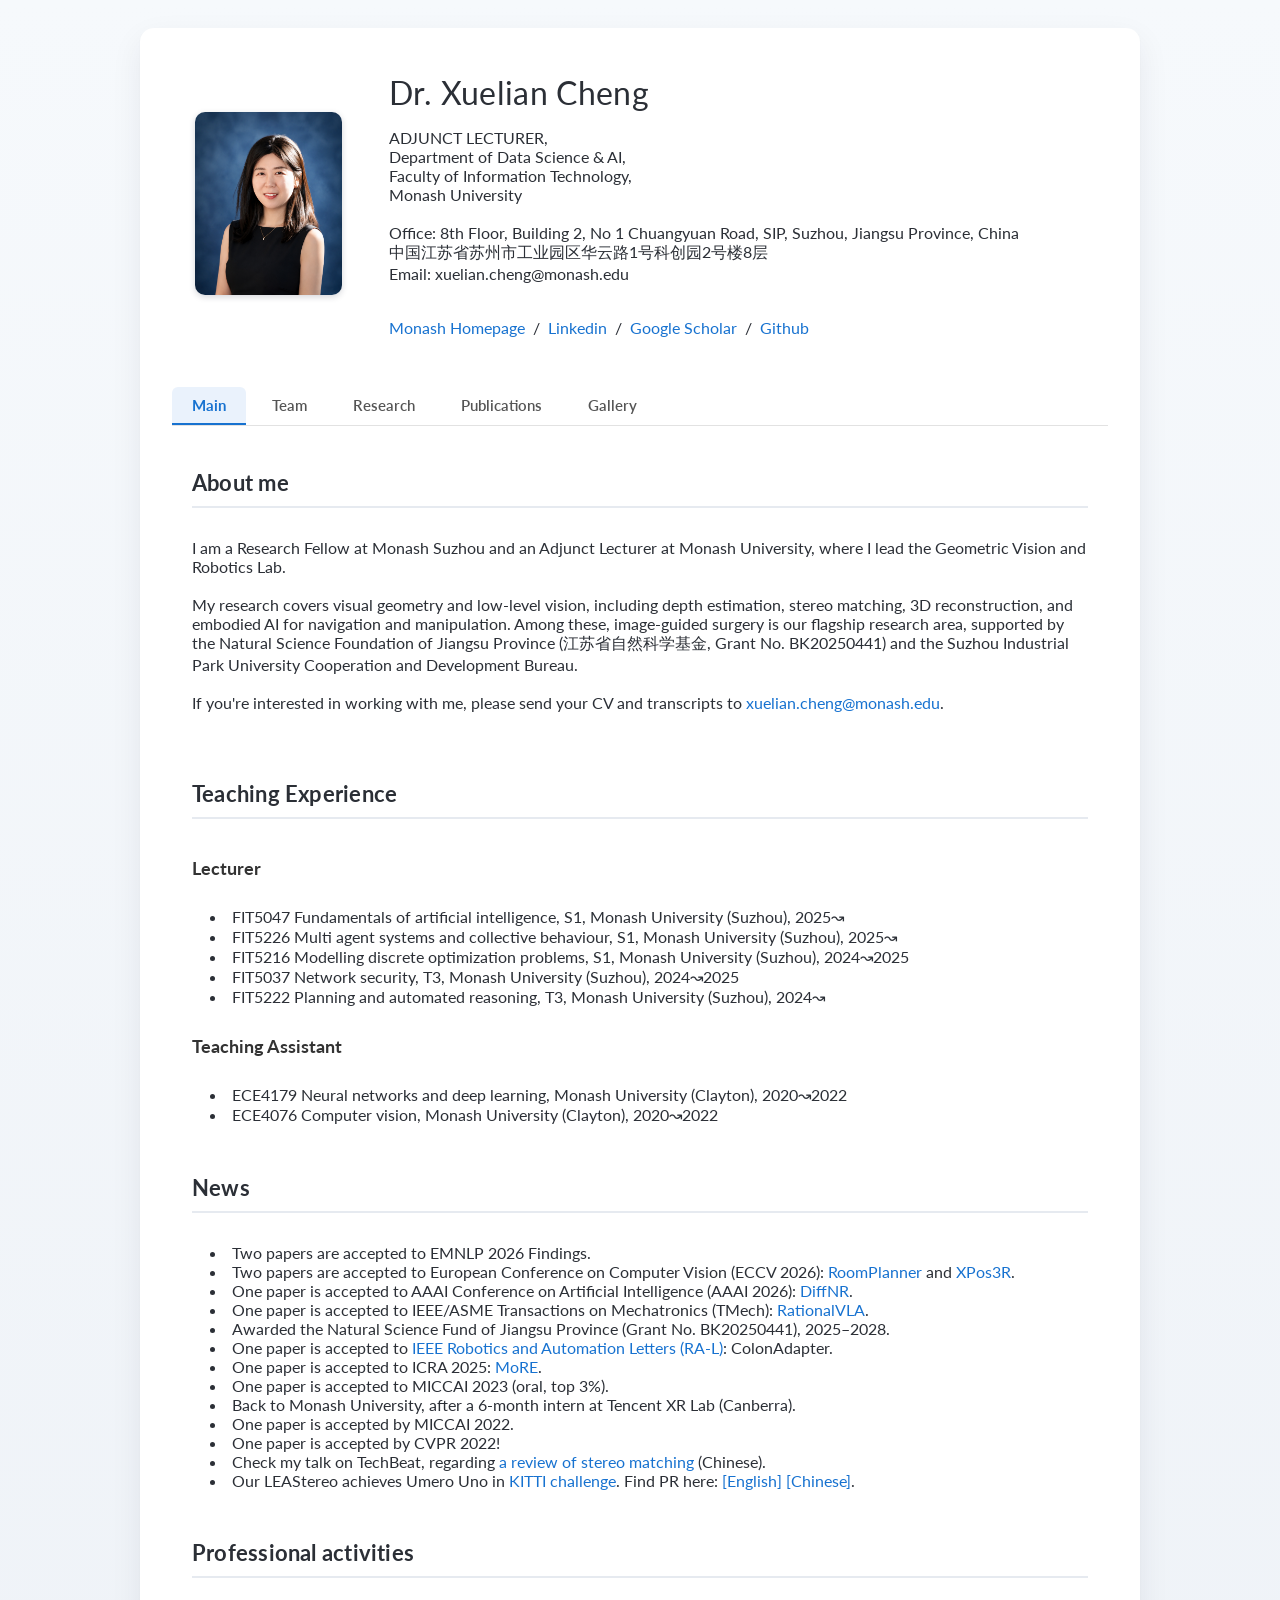
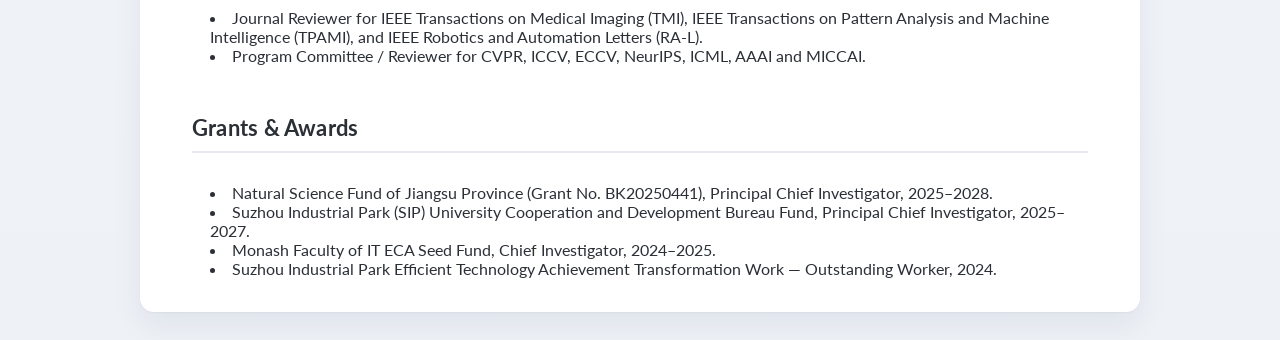
<file: index.html>
<!DOCTYPE HTML>
<html lang="en"><head><meta http-equiv="Content-Type" content="text/html; charset=UTF-8">
  <title>Xuelian Cheng</title>

  <meta name="author" content="Xuelian Cheng">
  <meta name="viewport" content="width=device-width, initial-scale=1">

  <link rel="stylesheet" type="text/css" href="stylesheet.css">

  <link rel="canonical" href="https://xueliancheng.github.io/">
  <link href="https://fonts.googleapis.com/css?family=Lato:400,700,400italic,700italic" rel="stylesheet" type="text/css">
  
  <!-- <link rel="icon" type="image/png" href="images/icon.png"> -->

  <!-- Global site tag (gtag.js) - Google Analytics -->
  <script async src="https://www.googletagmanager.com/gtag/js?id=G-W84Q98NV85"></script>
  <script>
    window.dataLayer = window.dataLayer || [];
    function gtag(){dataLayer.push(arguments);}
    gtag('js', new Date());

    gtag('config', 'G-W84Q98NV85');
  </script>

</head>



<body>
<table style="width:100%;max-width:1000px;border:0px;border-spacing:0px;border-collapse:separate;margin-right:auto;margin-left:auto;"><tbody>

    <tr style="padding:0px">
      <td style="padding:0px">
        <table style="width:100%;border:0px;border-spacing:0px;border-collapse:separate;margin-right:auto;margin-left:auto;"><tbody>
          <tr style="padding:0px">
            <td style="padding:2.5%;width:100%;max-width:13%">
              <a href="images/美式证件照.png"><img style="width:100%;max-width:100%" alt="profile photo" src="images/美式证件照.png" class="hoverZoomLink"></a>
            </td>

            <td style="padding:2.5%;width:50%;vertical-align:middle;">
              <p style="text-align:left">
                <name> Dr. Xuelian Cheng</name>
              </p>
              <p>
                ADJUNCT LECTURER,  
                <br />  
                Department of Data Science & AI,
                <br />
                Faculty of Information Technology,
                <br />
                Monash University
                <br />
                <br />
                Office: 8th Floor, Building 2, No 1 Chuangyuan Road, SIP, Suzhou, Jiangsu Province, China
                <br />
                中国江苏省苏州市工业园区华云路1号科创园2号楼8层
                <br />
                Email: xuelian.cheng@monash.edu
                <br />
              <br />

              <p style="text-align:left">
                <a href="https://research.monash.edu/en/persons/xuelian-cheng/">Monash Homepage</a> &nbsp/&nbsp
                <a href="https://www.linkedin.com/in/xuelian-cheng-529211160/">Linkedin</a> &nbsp/&nbsp
                <a href="https://scholar.google.com/citations?user=pCsSANsAAAAJ&hl=en">Google Scholar</a> &nbsp/&nbsp
                <a href="https://github.com/XuelianCheng/">Github</a>
              </p>
            </td>
          </tr>
        </tbody></table>

        <nav class="sitenav">
          <ul>
            <li><a href="index.html" class="active">Main</a></li>
            <li><a href="team.html">Team</a></li>
            <li><a href="research.html">Research</a></li>
            <li><a href="publications.html">Publications</a></li>
            <li><a href="gallery.html">Gallery</a></li>
          </ul>
        </nav>

        <br>

        <table style="width:100%;border:0px;border-spacing:0px;border-collapse:separate;margin-right:auto;margin-left:auto;"><tbody>
          <tr>
            <td style="padding:20px 20px;width:100%;vertical-align:middle">
              <heading>About me</heading>
            </td>
          </tr>
          
          <tr>
            <td style="padding:10px 20px;width:100%;valign:middle">
              <div style="text-indent:0em">  I am a Research Fellow at Monash Suzhou and an Adjunct Lecturer at Monash University, where I lead the Geometric Vision and Robotics Lab. </div>
              <br />

              <div style="text-indent:0em">  My research covers visual geometry and low-level vision, including depth estimation, stereo matching, 3D reconstruction, and embodied AI for navigation and manipulation. Among these, image-guided surgery is our flagship research area, supported by the Natural Science Foundation of Jiangsu Province (江苏省自然科学基金, Grant No. BK20250441) and the Suzhou Industrial Park University Cooperation and Development Bureau. </div>
              <br />

              <div style="text-indent:0em">  If you're interested in working with me, please send your CV and transcripts to <a href="mailto:xuelian.cheng@monash.edu">xuelian.cheng@monash.edu</a>. </div>
            </td>
          </tr>

        </tbody></table>

        <!-- <hr> -->
        <br>        
        <!-- <hr> -->
        <br>

        <table style="width:100%;border:0px;border-spacing:0px;border-collapse:separate;margin-right:auto;margin-left:auto;"><tbody>
          <tr>
            <td style="padding:20px 20px;width:100%;vertical-align:middle">
              <heading>Teaching Experience</heading>
            </td>
          </tr>

          <tr>
            <td style="padding:10px 20px;width:100%;valign:middle">
              <div class="section-subheading">Lecturer</div>
            </td>
          </tr>

          <tr>
            <td style="padding:10px 20px;width:100%;valign:middle">
              <div style="text-indent:2em"> <li> FIT5047	Fundamentals of artificial intelligence, S1, Monash University (Suzhou), 2025↝ </li>  </div>
              <div style="text-indent:2em"> <li> FIT5226 Multi agent systems and collective behaviour, S1, Monash University (Suzhou), 2025↝ </li>  </div>
              <div style="text-indent:2em"> <li> FIT5216	Modelling discrete optimization problems, S1, Monash University (Suzhou), 2024↝2025 </li>  </div>
              <div style="text-indent:2em"> <li> FIT5037	Network security, T3, Monash University (Suzhou), 2024↝2025 </li>  </div>
              <div style="text-indent:2em"> <li> FIT5222	Planning and automated reasoning, T3, Monash University (Suzhou), 2024↝</li>  </div>
            </td>
          </tr>

          <tr>
            <td style="padding:10px 20px;width:100%;valign:middle">
              <div class="section-subheading">Teaching Assistant</div>
            </td>
          </tr>

          <tr>
            <td style="padding:10px 20px;width:100%;valign:middle">
              <div style="text-indent:2em"> <li> ECE4179	Neural networks and deep learning, Monash University (Clayton), 2020↝2022 </li>  </div>
              <div style="text-indent:2em"> <li> ECE4076	Computer vision, Monash University (Clayton), 2020↝2022 </li>  </div>
            </td>
          </tr>

        </tbody></table>

        <!-- <hr> -->
        <br>

        <table style="width:100%;border:0px;border-spacing:0px;border-collapse:separate;margin-right:auto;margin-left:auto;"><tbody>
          <tr>
            <td style="padding:20px 20px;width:100%;vertical-align:middle">
              <heading>News</heading>
            </td>
          </tr>

          <tr>
            <td style="padding:10px 20px;width:100%;valign:middle">
               <div style="text-indent:2em"> <li> Two papers are accepted to EMNLP 2026 Findings.</li>  </div>
               <div style="text-indent:2em"> <li> Two papers are accepted to European Conference on Computer Vision (ECCV 2026): <a href="https://kaitlina-s.github.io/RoomPlanner/">RoomPlanner</a> and <a href="https://arxiv.org/abs/2609.10733">XPos3R</a>.</li>  </div>
               <div style="text-indent:2em"> <li> One paper is accepted to AAAI Conference on Artificial Intelligence (AAAI 2026): <a href="https://ojs.aaai.org/index.php/AAAI/article/view/37871">DiffNR</a>.</li>  </div>
               <div style="text-indent:2em"> <li> One paper is accepted to IEEE/ASME Transactions on Mechatronics (TMech): <a href="https://arxiv.org/pdf/2506.10826">RationalVLA</a>.</li>  </div>
               <div style="text-indent:2em"> <li> Awarded the Natural Science Fund of Jiangsu Province (Grant No. BK20250441), 2025&ndash;2028.</li>  </div>
               <div style="text-indent:2em"> <li> One paper is accepted to <a href="https://doi.org/10.1109/LRA.2025.3623938">IEEE Robotics and Automation Letters (RA-L)</a>: ColonAdapter.</li>  </div>
               <div style="text-indent:2em"> <li> One paper is accepted to ICRA 2025: <a href="https://doi.org/10.48550/arXiv.2503.08007">MoRE</a>.</li>  </div>
               <div style="text-indent:2em"> <li> One paper is accepted to MICCAI 2023 (oral, top 3%).</li>  </div>
               <div style="text-indent:2em"> <li> Back to Monash University, after a 6-month intern at Tencent XR Lab (Canberra).</li>  </div>
               <div style="text-indent:2em"> <li> One paper is accepted by MICCAI 2022.</li>  </div>
               <div style="text-indent:2em"> <li> One paper is accepted by CVPR 2022!</li>  </div>
               <div style="text-indent:2em"> <li> Check my talk on TechBeat, regarding <a href="https://www.techbeat.net/talk-info?id=606/">a review of stereo matching</a> (Chinese). 
              </li> </div>
              <div style="text-indent:2em"> <li> Our LEAStereo achieves Umero Uno in <a href="http://www.cvlibs.net/datasets/kitti/eval_scene_flow.php?benchmark=stereo/">KITTI challenge</a>. Find PR here: <a href="https://algorithm.data61.csiro.au/eight-papers-accepted-at-worlds-most-prestigious-machine-learning-conference/">[English]</a> <a href="https://mp.weixin.qq.com/s/6F2RRPjKbyE8pBblomYjpQ">[Chinese]</a>.
              </li> </div>
            </td>
          </tr>

        </tbody></table>


        <!-- <hr> -->
        <br>

        <table style="width:100%;border:0px;border-spacing:0px;border-collapse:separate;margin-right:auto;margin-left:auto;"><tbody>
          <tr>
            <td style="padding:20px 20px;width:100%;vertical-align:middle">
              <heading>Professional activities</heading>
            </td>
          </tr>

          <tr>
            <td style="padding:10px 20px;width:100%;valign:middle">
              <div style="text-indent:2em">  <li>Journal Reviewer for IEEE Transactions on Medical Imaging (TMI), IEEE Transactions on Pattern Analysis and Machine Intelligence (TPAMI), and IEEE Robotics and Automation Letters (RA-L).</li> </div>
              <div style="text-indent:2em">  <li>Program Committee / Reviewer for CVPR, ICCV, ECCV, NeurIPS, ICML, AAAI and MICCAI.</li> </div>
            </td>

          </tr>



        </tbody></table>

        <br>

        <table style="width:100%;border:0px;border-spacing:0px;border-collapse:separate;margin-right:auto;margin-left:auto;"><tbody>
          <tr>
            <td style="padding:20px 20px;width:100%;vertical-align:middle">
              <heading>Grants &amp; Awards</heading>
            </td>
          </tr>

          <tr>
            <td style="padding:10px 20px;width:100%;valign:middle">
              <div style="text-indent:2em"> <li> Natural Science Fund of Jiangsu Province (Grant No. BK20250441), Principal Chief Investigator, 2025&ndash;2028. </li> </div>
              <div style="text-indent:2em"> <li> Suzhou Industrial Park (SIP) University Cooperation and Development Bureau Fund, Principal Chief Investigator, 2025&ndash;2027. </li> </div>
              <div style="text-indent:2em"> <li> Monash Faculty of IT ECA Seed Fund, Chief Investigator, 2024&ndash;2025. </li> </div>
              <div style="text-indent:2em"> <li> Suzhou Industrial Park Efficient Technology Achievement Transformation Work &mdash; Outstanding Worker, 2024. </li> </div>
            </td>
          </tr>

        </tbody></table>


      </td>
    </tr>
  </table>
</body>

</html>
</file>
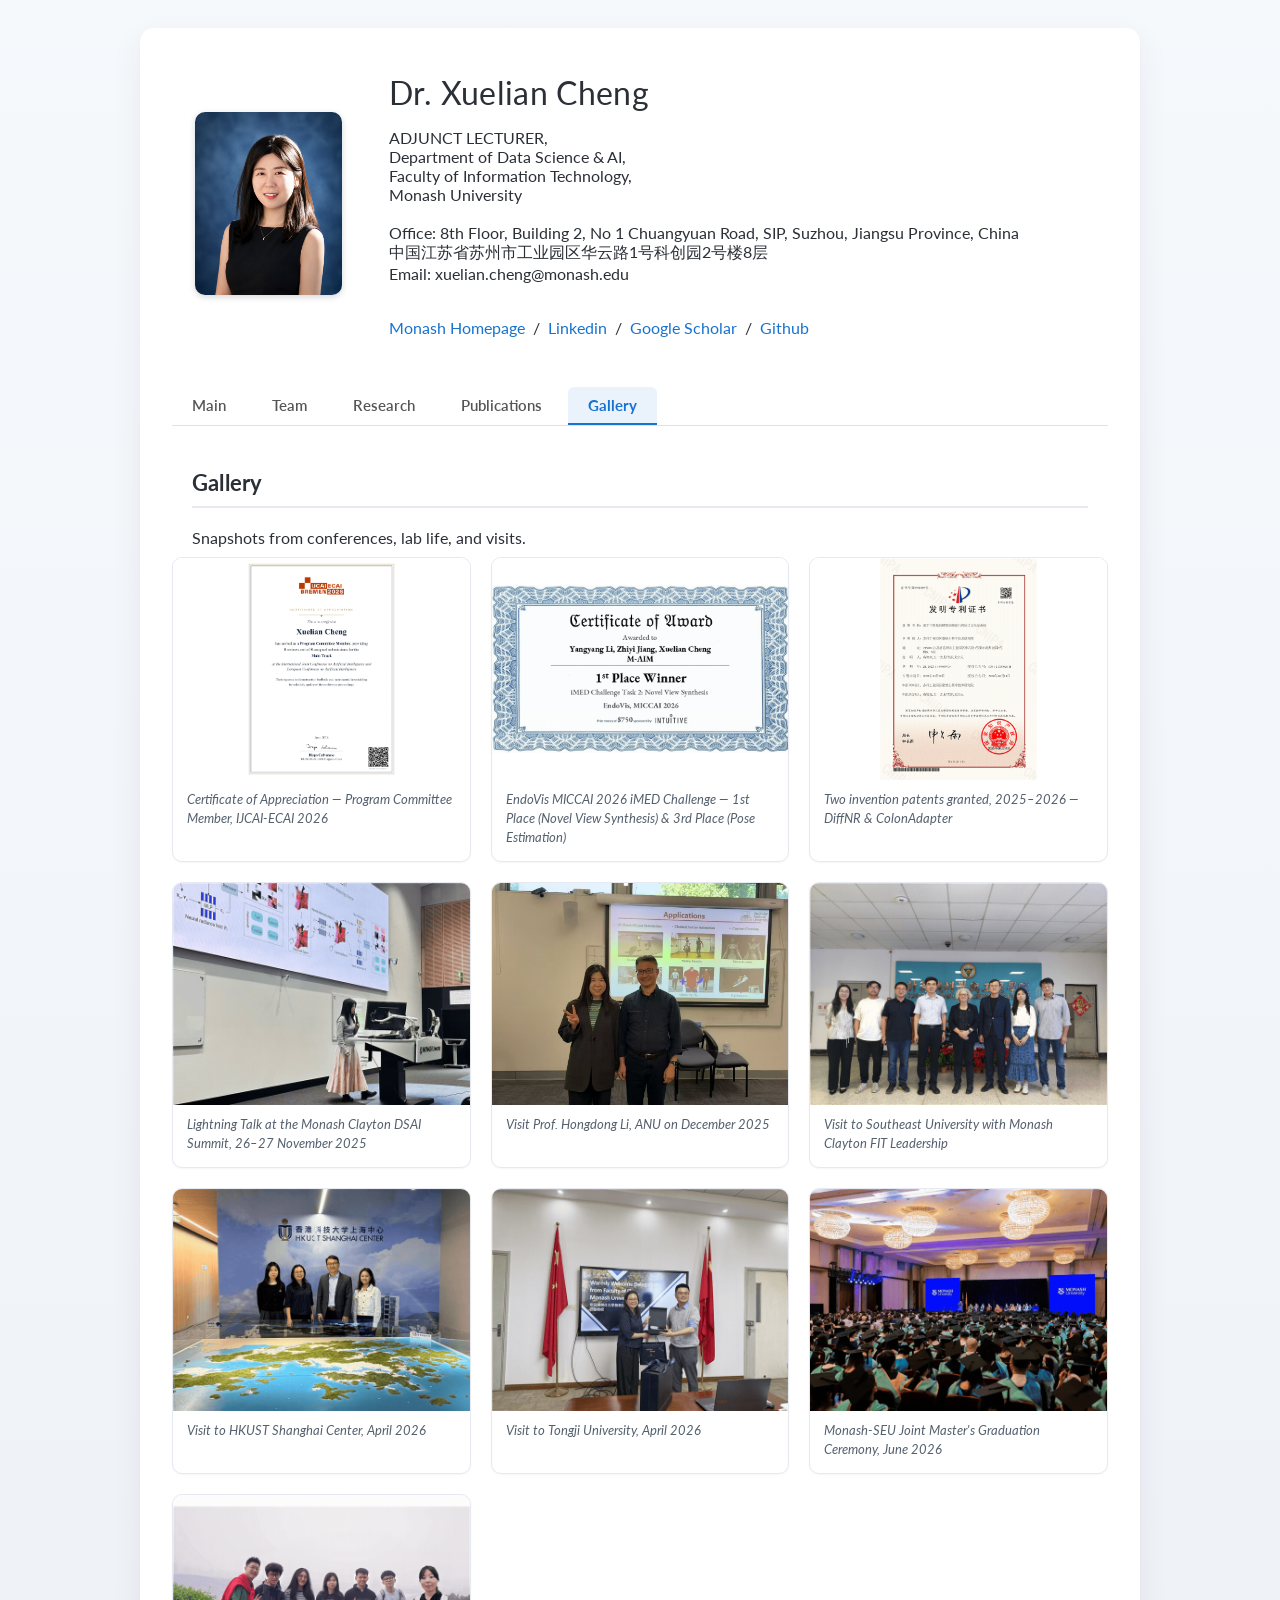
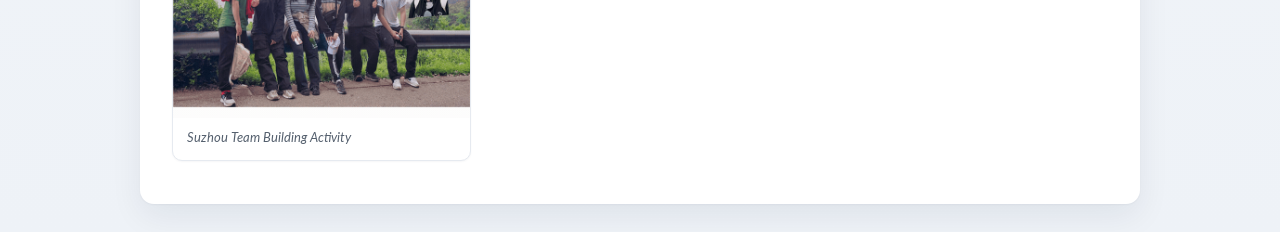
<file: gallery.html>
<!DOCTYPE HTML>
<html lang="en"><head><meta http-equiv="Content-Type" content="text/html; charset=UTF-8">
  <title>Gallery - Xuelian Cheng</title>

  <meta name="author" content="Xuelian Cheng">
  <meta name="viewport" content="width=device-width, initial-scale=1">

  <link rel="stylesheet" type="text/css" href="stylesheet.css">

  <link rel="canonical" href="https://xueliancheng.github.io/gallery.html">
  <link href="https://fonts.googleapis.com/css?family=Lato:400,700,400italic,700italic" rel="stylesheet" type="text/css">

  <!-- Global site tag (gtag.js) - Google Analytics -->
  <script async src="https://www.googletagmanager.com/gtag/js?id=G-W84Q98NV85"></script>
  <script>
    window.dataLayer = window.dataLayer || [];
    function gtag(){dataLayer.push(arguments);}
    gtag('js', new Date());

    gtag('config', 'G-W84Q98NV85');
  </script>

</head>



<body>
<table style="width:100%;max-width:1000px;border:0px;border-spacing:0px;border-collapse:separate;margin-right:auto;margin-left:auto;"><tbody>

    <tr style="padding:0px">
      <td style="padding:0px">
        <table style="width:100%;border:0px;border-spacing:0px;border-collapse:separate;margin-right:auto;margin-left:auto;"><tbody>
          <tr style="padding:0px">
            <td style="padding:2.5%;width:100%;max-width:13%">
              <a href="images/美式证件照.png"><img style="width:100%;max-width:100%" alt="profile photo" src="images/美式证件照.png" class="hoverZoomLink"></a>
            </td>

            <td style="padding:2.5%;width:50%;vertical-align:middle;">
              <p style="text-align:left">
                <name> Dr. Xuelian Cheng</name>
              </p>
              <p>
                ADJUNCT LECTURER,
                <br />
                Department of Data Science & AI,
                <br />
                Faculty of Information Technology,
                <br />
                Monash University
                <br />
                <br />
                Office: 8th Floor, Building 2, No 1 Chuangyuan Road, SIP, Suzhou, Jiangsu Province, China
                <br />
                中国江苏省苏州市工业园区华云路1号科创园2号楼8层
                <br />
                Email: xuelian.cheng@monash.edu
                <br />
              <br />

              <p style="text-align:left">
                <a href="https://research.monash.edu/en/persons/xuelian-cheng/">Monash Homepage</a> &nbsp/&nbsp
                <a href="https://www.linkedin.com/in/xuelian-cheng-529211160/">Linkedin</a> &nbsp/&nbsp
                <a href="https://scholar.google.com/citations?user=pCsSANsAAAAJ&hl=en">Google Scholar</a> &nbsp/&nbsp
                <a href="https://github.com/XuelianCheng/">Github</a>
              </p>
            </td>
          </tr>
        </tbody></table>

        <nav class="sitenav">
          <ul>
            <li><a href="index.html">Main</a></li>
            <li><a href="team.html">Team</a></li>
            <li><a href="research.html">Research</a></li>
            <li><a href="publications.html">Publications</a></li>
            <li><a href="gallery.html" class="active">Gallery</a></li>
          </ul>
        </nav>

        <br>

        <table style="width:100%;border:0px;border-spacing:0px;border-collapse:separate;margin-right:auto;margin-left:auto;"><tbody>
          <tr>
            <td style="padding:20px 20px;width:100%;vertical-align:middle">
              <heading>Gallery</heading>
            </td>
          </tr>

          <tr>
            <td style="padding:0 20px 10px 20px;width:100%;valign:middle">
              <div style="text-indent:0em"> Snapshots from conferences, lab life, and visits. </div>
            </td>
          </tr>
        </tbody></table>

        <!--
          HOW TO REPLACE A PLACEHOLDER:
          1. Add your photo file under images/gallery/ (create the folder if needed).
          2. Inside the matching .gallery-photo <div>, delete the .gallery-photo-placeholder <div>
             and put <img src="images/gallery/yourfile.jpg" alt="Short description"> in its place.
          3. Edit the .gallery-caption text below it (e.g. "Attending CVPR 2025, Nashville, June 2025").
          4. Copy/paste a whole .gallery-card block to add more photos.
        -->
        <div class="gallery-grid">

          <div class="gallery-card">
            <div class="gallery-photo contain">
              <img src="images/gallery/ijcai-ecai-2026-certificate.png" alt="Certificate of Appreciation, IJCAI-ECAI 2026 Program Committee Member">
            </div>
            <div class="gallery-caption">Certificate of Appreciation &mdash; Program Committee Member, IJCAI-ECAI 2026</div>
          </div>

          <div class="gallery-card">
            <div class="gallery-photo contain">
              <img src="images/gallery/endovis-imed-awards-2026.gif" alt="EndoVis MICCAI 2026 iMED Challenge award certificates">
            </div>
            <div class="gallery-caption">EndoVis MICCAI 2026 iMED Challenge &mdash; 1st Place (Novel View Synthesis) &amp; 3rd Place (Pose Estimation)</div>
          </div>

          <div class="gallery-card">
            <div class="gallery-photo contain">
              <img src="images/gallery/patents-2026.gif" alt="Two invention patent certificates">
            </div>
            <div class="gallery-caption">Two invention patents granted, 2025&ndash;2026 &mdash; DiffNR &amp; ColonAdapter</div>
          </div>

          <div class="gallery-card">
            <div class="gallery-photo">
              <img src="images/gallery/dsai-summit-2026.gif" alt="Lightning Talk at the Monash Clayton DSAI Summit">
            </div>
            <div class="gallery-caption">Lightning Talk at the Monash Clayton DSAI Summit, 26&ndash;27 November 2025</div>
          </div>

          <div class="gallery-card">
            <div class="gallery-photo">
              <img src="images/gallery/anu-visit-hongdong-li.jpg" alt="Visiting Prof. Hongdong Li at ANU">
            </div>
            <div class="gallery-caption">Visit Prof. Hongdong Li, ANU on December 2025</div>
          </div>

          <div class="gallery-card">
            <div class="gallery-photo">
              <img src="images/gallery/seu-visit-2026.gif" alt="Visit to Southeast University with Monash Clayton FIT leadership">
            </div>
            <div class="gallery-caption">Visit to Southeast University with Monash Clayton FIT Leadership</div>
          </div>

          <div class="gallery-card">
            <div class="gallery-photo">
              <img src="images/gallery/hkust-visit-2026.gif" alt="Visit to HKUST Shanghai Center">
            </div>
            <div class="gallery-caption">Visit to HKUST Shanghai Center, April 2026</div>
          </div>

          <div class="gallery-card">
            <div class="gallery-photo">
              <img src="images/gallery/tongji-visit-2026.gif" alt="Visit to Tongji University">
            </div>
            <div class="gallery-caption">Visit to Tongji University, April 2026</div>
          </div>

          <div class="gallery-card">
            <div class="gallery-photo">
              <img src="images/gallery/monash-graduation-2026.gif" alt="Monash-SEU Joint Master's Graduation Ceremony">
            </div>
            <div class="gallery-caption">Monash-SEU Joint Master's Graduation Ceremony, June 2026</div>
          </div>

          <div class="gallery-card">
            <div class="gallery-photo">
              <img src="images/gallery/team-building-2026.gif" alt="Suzhou team building activity">
            </div>
            <div class="gallery-caption">Suzhou Team Building Activity</div>
          </div>

        </div>

        <br>

      </td>
    </tr>
  </table>
</body>

</html>
</file>
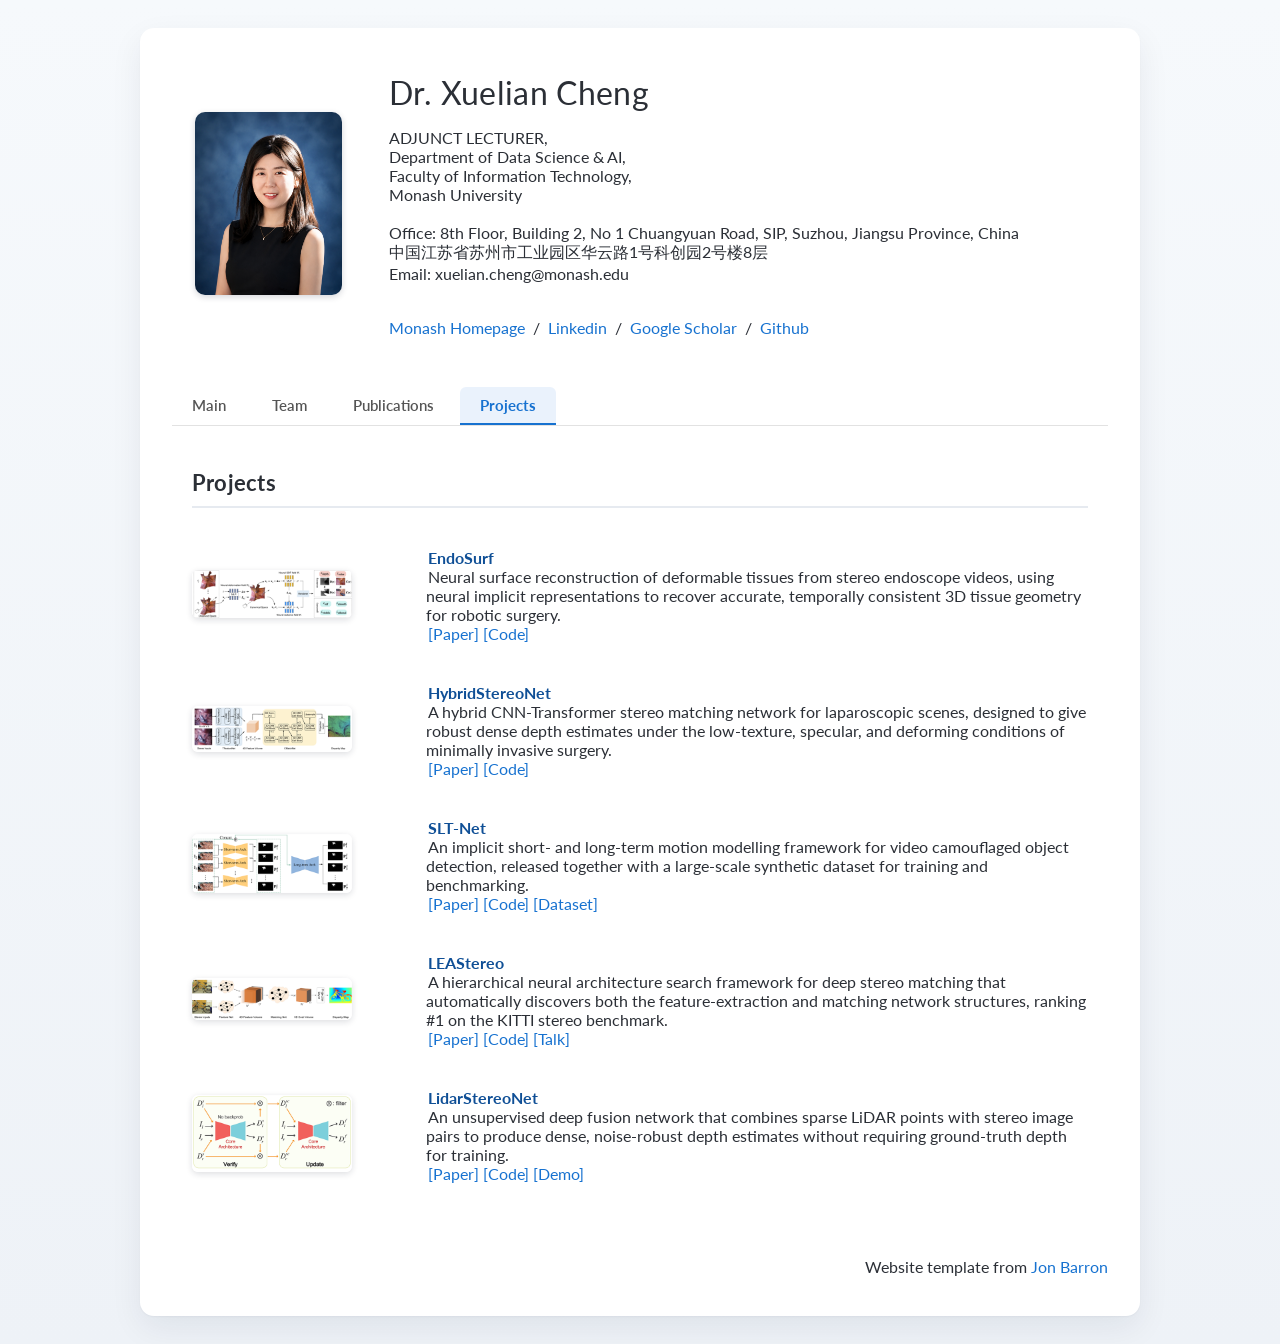
<file: projects.html>
<!DOCTYPE HTML>
<html lang="en"><head><meta http-equiv="Content-Type" content="text/html; charset=UTF-8">
  <title>Projects - Xuelian Cheng</title>

  <meta name="author" content="Xuelian Cheng">
  <meta name="viewport" content="width=device-width, initial-scale=1">

  <link rel="stylesheet" type="text/css" href="stylesheet.css">

  <link rel="canonical" href="https://leonidk.com/">
  <link href="https://fonts.googleapis.com/css?family=Lato:400,700,400italic,700italic" rel="stylesheet" type="text/css">

  <!-- Global site tag (gtag.js) - Google Analytics -->
  <script async src="https://www.googletagmanager.com/gtag/js?id=G-W84Q98NV85"></script>
  <script>
    window.dataLayer = window.dataLayer || [];
    function gtag(){dataLayer.push(arguments);}
    gtag('js', new Date());

    gtag('config', 'G-W84Q98NV85');
  </script>

</head>



<body>
<table style="width:100%;max-width:1000px;border:0px;border-spacing:0px;border-collapse:separate;margin-right:auto;margin-left:auto;"><tbody>

    <tr style="padding:0px">
      <td style="padding:0px">
        <table style="width:100%;border:0px;border-spacing:0px;border-collapse:separate;margin-right:auto;margin-left:auto;"><tbody>
          <tr style="padding:0px">
            <td style="padding:2.5%;width:100%;max-width:13%">
              <a href="images/美式证件照.png"><img style="width:100%;max-width:100%" alt="profile photo" src="images/美式证件照.png" class="hoverZoomLink"></a>
            </td>

            <td style="padding:2.5%;width:50%;vertical-align:middle;">
              <p style="text-align:left">
                <name> Dr. Xuelian Cheng</name>
              </p>
              <p>
                ADJUNCT LECTURER,
                <br />
                Department of Data Science & AI,
                <br />
                Faculty of Information Technology,
                <br />
                Monash University
                <br />
                <br />
                Office: 8th Floor, Building 2, No 1 Chuangyuan Road, SIP, Suzhou, Jiangsu Province, China
                <br />
                中国江苏省苏州市工业园区华云路1号科创园2号楼8层
                <br />
                Email: xuelian.cheng@monash.edu
                <br />
              <br />

              <p style="text-align:left">
                <a href="https://research.monash.edu/en/persons/xuelian-cheng/">Monash Homepage</a> &nbsp/&nbsp
                <a href="https://www.linkedin.com/in/xuelian-cheng-529211160/">Linkedin</a> &nbsp/&nbsp
                <a href="https://scholar.google.com/citations?user=gQ5kHH8AAAAJ&hl=en">Google Scholar</a> &nbsp/&nbsp
                <a href="https://github.com/XuelianCheng/">Github</a>
              </p>
            </td>
          </tr>
        </tbody></table>

        <nav class="sitenav">
          <ul>
            <li><a href="index.html">Main</a></li>
            <li><a href="team.html">Team</a></li>
            <li><a href="publications.html">Publications</a></li>
            <li><a href="projects.html" class="active">Projects</a></li>
          </ul>
        </nav>

        <br>

        <table style="width:100%;border:0px;border-spacing:0px;border-collapse:separate;margin-right:auto;margin-left:auto;"><tbody>
          <tr>
            <td style="padding:20px;width:100%;vertical-align:middle">
              <heading>Projects</heading>
            </td>
          </tr>
        </tbody></table>

        <!-- EndoSurf -->
        <table style="width:100%;border:0px;border-spacing:0px;border-collapse:separate;margin-right:auto;margin-left:auto;"><tbody>
          <tr>
            <td style="padding:20px;width:25%;vertical-align:middle">
              <img src="papers/miccai2023.png" alt="EndoSurf" width="160" style="border-style: none">
            </td>
            <td style="padding:20px;width:75%;valign:middle">
              <div style="text-indent:0.1em"> <papertitle>EndoSurf</papertitle> </div>
              <div style="text-indent:0.1em"> Neural surface reconstruction of deformable tissues from stereo endoscope videos, using neural implicit representations to recover accurate, temporally consistent 3D tissue geometry for robotic surgery. </div>
              <div style="text-indent:0.1em"> <a href="https://arxiv.org/abs/2307.11307">[Paper]</a>  <a href="https://github.com/Ruyi-Zha/endosurf.git">[Code]</a>
              </td>
          </tr>
        </tbody></table>

        <!-- HybridStereoNet -->
        <table style="width:100%;border:0px;border-spacing:0px;border-collapse:separate;margin-right:auto;margin-left:auto;"><tbody>
          <tr>
            <td style="padding:20px;width:25%;vertical-align:middle">
              <img src="papers/miccai22.png" alt="HybridStereoNet" width="160" style="border-style: none">
            </td>
            <td style="padding:20px;width:75%;valign:middle">
              <div style="text-indent:0.1em"> <papertitle>HybridStereoNet</papertitle> </div>
              <div style="text-indent:0.1em"> A hybrid CNN-Transformer stereo matching network for laparoscopic scenes, designed to give robust dense depth estimates under the low-texture, specular, and deforming conditions of minimally invasive surgery. </div>
              <div style="text-indent:0.1em"> <a href="https://arxiv.org/pdf/2207.12152.pdf">[Paper]</a>  <a href="https://github.com/XuelianCheng/HybridStereoNet">[Code]</a>
              </td>
          </tr>
        </tbody></table>

        <!-- SLT-Net -->
        <table style="width:100%;border:0px;border-spacing:0px;border-collapse:separate;margin-right:auto;margin-left:auto;"><tbody>
          <tr>
            <td style="padding:20px;width:25%;vertical-align:middle">
              <img src="papers/cvpr22.png" alt="SLT-Net" width="160" style="border-style: none">
            </td>
            <td style="padding:20px;width:75%;valign:middle">
              <div style="text-indent:0.1em"> <papertitle>SLT-Net</papertitle> </div>
              <div style="text-indent:0.1em"> An implicit short- and long-term motion modelling framework for video camouflaged object detection, released together with a large-scale synthetic dataset for training and benchmarking. </div>
              <div style="text-indent:0.1em"> <a href="https://openaccess.thecvf.com/content/CVPR2022/papers/Cheng_Implicit_Motion_Handling_for_Video_Camouflaged_Object_Detection_CVPR_2022_paper.pdf">[Paper]</a>  <a href="https://github.com/XuelianCheng/SLT-Net">[Code]</a> <a href="https://xueliancheng.github.io/SLT-Net-project/">[Dataset]</a>
              </td>
          </tr>
        </tbody></table>

        <!-- LEAStereo -->
        <table style="width:100%;border:0px;border-spacing:0px;border-collapse:separate;margin-right:auto;margin-left:auto;"><tbody>
          <tr>
            <td style="padding:20px;width:25%;vertical-align:middle">
              <img src="papers/nips20.png" alt="LEAStereo" width="160" style="border-style: none">
            </td>
            <td style="padding:20px;width:75%;valign:middle">
              <div style="text-indent:0.1em"> <papertitle>LEAStereo</papertitle> </div>
              <div style="text-indent:0.1em"> A hierarchical neural architecture search framework for deep stereo matching that automatically discovers both the feature-extraction and matching network structures, ranking #1 on the KITTI stereo benchmark. </div>
              <div style="text-indent:0.1em"> <a href="https://proceedings.neurips.cc/paper/2020/file/fc146be0b230d7e0a92e66a6114b840d-Paper.pdf">[Paper]</a>  <a href="https://github.com/XuelianCheng/LEAStereo">[Code]</a> <a href="https://slideslive.com/38936596">[Talk]</a>
              </td>
          </tr>
        </tbody></table>

        <!-- LidarStereoNet -->
        <table style="width:100%;border:0px;border-spacing:0px;border-collapse:separate;margin-right:auto;margin-left:auto;"><tbody>
          <tr>
            <td style="padding:20px;width:25%;vertical-align:middle">
              <img src="papers/cvpr19.png" alt="LidarStereoNet" width="160" style="border-style: none">
            </td>
            <td style="padding:20px;width:75%;valign:middle">
              <div style="text-indent:0.1em"> <papertitle>LidarStereoNet</papertitle> </div>
              <div style="text-indent:0.1em"> An unsupervised deep fusion network that combines sparse LiDAR points with stereo image pairs to produce dense, noise-robust depth estimates without requiring ground-truth depth for training. </div>
              <div style="text-indent:0.1em"> <a href="https://openaccess.thecvf.com/content_CVPR_2019/papers/Cheng_Noise-Aware_Unsupervised_Deep_Lidar-Stereo_Fusion_CVPR_2019_paper.pdf">[Paper]</a>  <a href="https://github.com/XuelianCheng/LidarStereoNet">[Code]</a> <a href="https://www.youtube.com/watch?v=8wBzUY8bAvU">[Demo]</a>
              </td>
          </tr>
        </tbody></table>

        <br>

        <table style="width:100%;border:0px;border-spacing:0px;border-collapse:separate;margin-right:auto;margin-left:auto;"><tbody>
          <tr>
            <td style="padding:0px">
              <br>
              <p style="text-align:right;">
                Website template from <a href="https://jonbarron.info/"> Jon Barron</a>
                <br>
              </p>
            </td>
          </tr>
        </tbody></table>


      </td>
    </tr>
  </table>
</body>

</html>
</file>
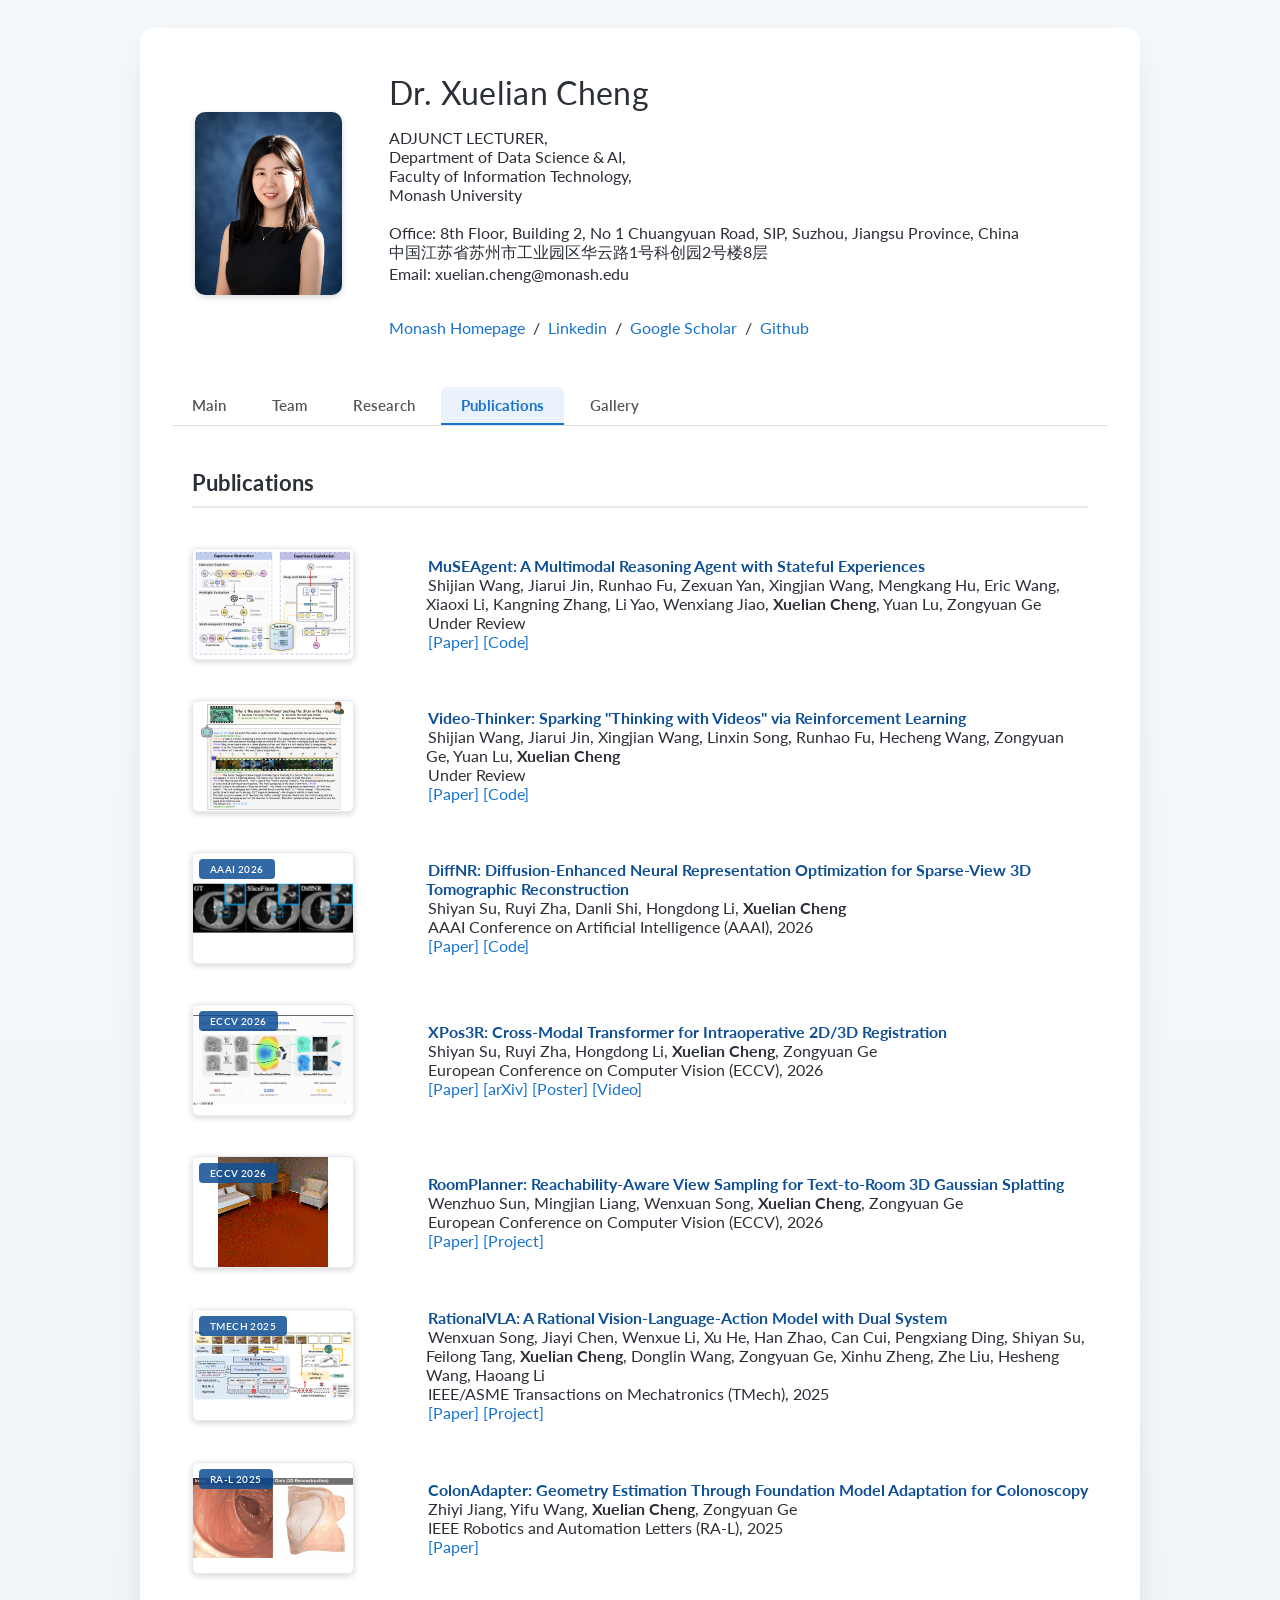
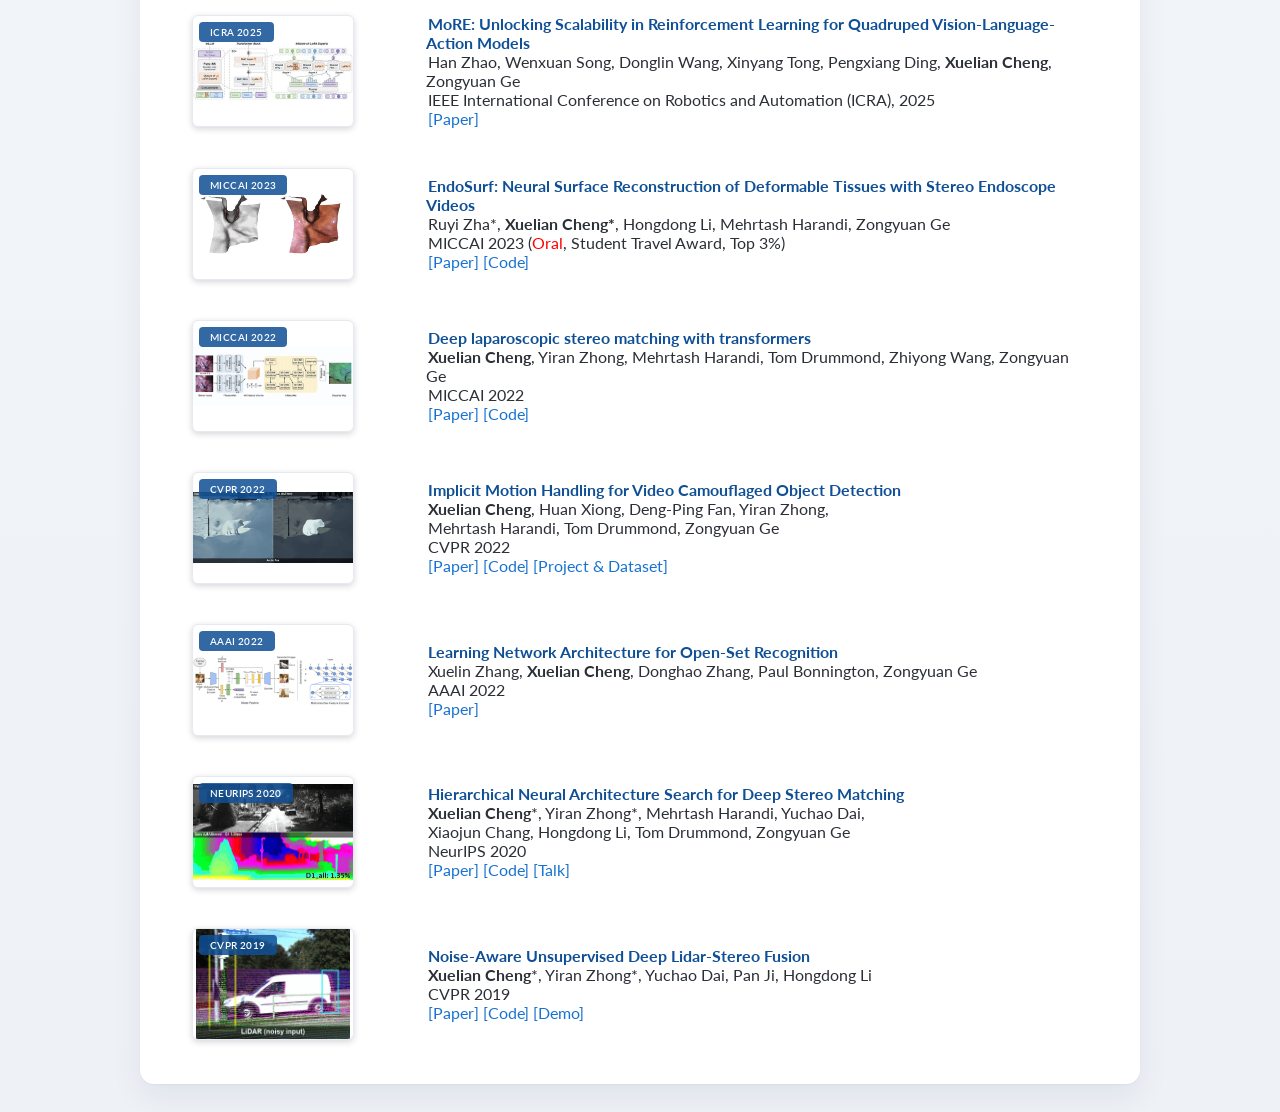
<file: publications.html>
<!DOCTYPE HTML>
<html lang="en"><head><meta http-equiv="Content-Type" content="text/html; charset=UTF-8">
  <title>Publications - Xuelian Cheng</title>

  <meta name="author" content="Xuelian Cheng">
  <meta name="viewport" content="width=device-width, initial-scale=1">

  <link rel="stylesheet" type="text/css" href="stylesheet.css">

  <link rel="canonical" href="https://xueliancheng.github.io/publications.html">
  <link href="https://fonts.googleapis.com/css?family=Lato:400,700,400italic,700italic" rel="stylesheet" type="text/css">

  <!-- Global site tag (gtag.js) - Google Analytics -->
  <script async src="https://www.googletagmanager.com/gtag/js?id=G-W84Q98NV85"></script>
  <script>
    window.dataLayer = window.dataLayer || [];
    function gtag(){dataLayer.push(arguments);}
    gtag('js', new Date());

    gtag('config', 'G-W84Q98NV85');
  </script>

</head>



<body>
<table style="width:100%;max-width:1000px;border:0px;border-spacing:0px;border-collapse:separate;margin-right:auto;margin-left:auto;"><tbody>

    <tr style="padding:0px">
      <td style="padding:0px">
        <table style="width:100%;border:0px;border-spacing:0px;border-collapse:separate;margin-right:auto;margin-left:auto;"><tbody>
          <tr style="padding:0px">
            <td style="padding:2.5%;width:100%;max-width:13%">
              <a href="images/美式证件照.png"><img style="width:100%;max-width:100%" alt="profile photo" src="images/美式证件照.png" class="hoverZoomLink"></a>
            </td>

            <td style="padding:2.5%;width:50%;vertical-align:middle;">
              <p style="text-align:left">
                <name> Dr. Xuelian Cheng</name>
              </p>
              <p>
                ADJUNCT LECTURER,
                <br />
                Department of Data Science & AI,
                <br />
                Faculty of Information Technology,
                <br />
                Monash University
                <br />
                <br />
                Office: 8th Floor, Building 2, No 1 Chuangyuan Road, SIP, Suzhou, Jiangsu Province, China
                <br />
                中国江苏省苏州市工业园区华云路1号科创园2号楼8层
                <br />
                Email: xuelian.cheng@monash.edu
                <br />
              <br />

              <p style="text-align:left">
                <a href="https://research.monash.edu/en/persons/xuelian-cheng/">Monash Homepage</a> &nbsp/&nbsp
                <a href="https://www.linkedin.com/in/xuelian-cheng-529211160/">Linkedin</a> &nbsp/&nbsp
                <a href="https://scholar.google.com/citations?user=pCsSANsAAAAJ&hl=en">Google Scholar</a> &nbsp/&nbsp
                <a href="https://github.com/XuelianCheng/">Github</a>
              </p>
            </td>
          </tr>
        </tbody></table>

        <nav class="sitenav">
          <ul>
            <li><a href="index.html">Main</a></li>
            <li><a href="team.html">Team</a></li>
            <li><a href="research.html">Research</a></li>
            <li><a href="publications.html" class="active">Publications</a></li>
            <li><a href="gallery.html">Gallery</a></li>
          </ul>
        </nav>

        <br>

        <table style="width:100%;border:0px;border-spacing:0px;border-collapse:separate;margin-right:auto;margin-left:auto;"><tbody>
          <tr>
            <td style="padding:20px;width:100%;vertical-align:middle">
              <heading>Publications</heading>
            </td>
          </tr>
        </tbody></table>

        <!-- eccv 2026 (under review) -->
        <table style="width:100%;border:0px;border-spacing:0px;border-collapse:separate;margin-right:auto;margin-left:auto;"><tbody>
          <tr>
            <td style="padding:20px;width:25%;vertical-align:middle">
              <div class="pub-thumb"><img src="papers/museagent.png" alt="MuSEAgent"></div>
            </td>

            <td style="padding:20px;width:75%;valign:middle">
              <div style="text-indent:0.1em"> <a href="https://arxiv.org/abs/2603.27813">
                <papertitle>MuSEAgent: A Multimodal Reasoning Agent with Stateful Experiences</papertitle>
              </a> </div>

              <div style="text-indent:0.1em"> Shijian Wang, Jiarui Jin, Runhao Fu, Zexuan Yan, Xingjian Wang, Mengkang Hu, Eric Wang, Xiaoxi Li, Kangning Zhang, Li Yao, Wenxiang Jiao, <strong>Xuelian Cheng</strong>, Yuan Lu, Zongyuan Ge </div>
              <div style="text-indent:0.1em"> Under Review </div>
              <div style="text-indent:0.1em"> <a href="https://arxiv.org/abs/2603.27813">[Paper]</a>  <a href="https://github.com/DeepExperience/MuSEAgent/tree/main">[Code]</a>
              </td>
            </tr>
        </tbody></table>

        <!-- icml 2026 (under review) -->
        <table style="width:100%;border:0px;border-spacing:0px;border-collapse:separate;margin-right:auto;margin-left:auto;"><tbody>
          <tr>
            <td style="padding:20px;width:25%;vertical-align:middle">
              <div class="pub-thumb"><img src="papers/video-thinker.png" alt="Video-Thinker"></div>
            </td>

            <td style="padding:20px;width:75%;valign:middle">
              <div style="text-indent:0.1em"> <a href="https://arxiv.org/abs/2510.23473">
                <papertitle>Video-Thinker: Sparking "Thinking with Videos" via Reinforcement Learning</papertitle>
              </a> </div>

              <div style="text-indent:0.1em"> Shijian Wang, Jiarui Jin, Xingjian Wang, Linxin Song, Runhao Fu, Hecheng Wang, Zongyuan Ge, Yuan Lu, <strong>Xuelian Cheng</strong> </div>
              <div style="text-indent:0.1em"> Under Review </div>
              <div style="text-indent:0.1em"> <a href="https://arxiv.org/abs/2510.23473">[Paper]</a>  <a href="https://github.com/shijian2001/Video-Thinker">[Code]</a>
              </td>
            </tr>
        </tbody></table>

        <!-- aaai 2026 -->
        <table style="width:100%;border:0px;border-spacing:0px;border-collapse:separate;margin-right:auto;margin-left:auto;"><tbody>
          <tr>
            <td style="padding:20px;width:25%;vertical-align:middle">
              <div class="pub-thumb"><div class="pub-badge">AAAI 2026</div><img src="papers/diffnr.gif" alt="DiffNR"></div>
            </td>

            <td style="padding:20px;width:75%;valign:middle">
              <div style="text-indent:0.1em"> <a href="https://ojs.aaai.org/index.php/AAAI/article/view/37871">
                <papertitle>DiffNR: Diffusion-Enhanced Neural Representation Optimization for Sparse-View 3D Tomographic Reconstruction</papertitle>
              </a> </div>

              <div style="text-indent:0.1em"> Shiyan Su, Ruyi Zha, Danli Shi, Hongdong Li, <strong>Xuelian Cheng</strong> </div>
              <div style="text-indent:0.1em"> AAAI Conference on Artificial Intelligence (AAAI), 2026 </div>
              <div style="text-indent:0.1em"> <a href="https://ojs.aaai.org/index.php/AAAI/article/view/37871">[Paper]</a>  <a href="https://github.com/ooonesevennn/DiffNR">[Code]</a>
              </td>
            </tr>
        </tbody></table>

        <!-- eccv 2026 -->
        <table style="width:100%;border:0px;border-spacing:0px;border-collapse:separate;margin-right:auto;margin-left:auto;"><tbody>
          <tr>
            <td style="padding:20px;width:25%;vertical-align:middle">
              <div class="pub-thumb"><div class="pub-badge">ECCV 2026</div><img src="papers/xpos3r.gif" alt="XPos3R"></div>
            </td>

            <td style="padding:20px;width:75%;valign:middle">
              <div style="text-indent:0.1em"> <a href="https://link.springer.com/chapter/10.1007/978-3-032-37032-7_23">
                <papertitle>XPos3R: Cross-Modal Transformer for Intraoperative 2D/3D Registration</papertitle>
              </a> </div>

              <div style="text-indent:0.1em"> Shiyan Su, Ruyi Zha, Hongdong Li, <strong>Xuelian Cheng</strong>, Zongyuan Ge </div>
              <div style="text-indent:0.1em"> European Conference on Computer Vision (ECCV), 2026 </div>
              <div style="text-indent:0.1em"> <a href="https://link.springer.com/chapter/10.1007/978-3-032-37032-7_23">[Paper]</a>  <a href="https://arxiv.org/abs/2609.10733">[arXiv]</a>  <a href="https://eccv.ecva.net/virtual/2026/poster/4332">[Poster]</a>  <a href="https://www.youtube.com/watch?v=jkaQNPydB5o">[Video]</a>
              </td>
            </tr>
        </tbody></table>

        <!-- preprint 2025 -->
        <table style="width:100%;border:0px;border-spacing:0px;border-collapse:separate;margin-right:auto;margin-left:auto;"><tbody>
          <tr>
            <td style="padding:20px;width:25%;vertical-align:middle">
              <div class="pub-thumb"><div class="pub-badge">ECCV 2026</div><img src="papers/roomplanner.gif" alt="RoomPlanner"></div>
            </td>

            <td style="padding:20px;width:75%;valign:middle">
              <div style="text-indent:0.1em"> <a href="https://link.springer.com/chapter/10.1007/978-3-032-37038-9_9"><papertitle>RoomPlanner: Reachability-Aware View Sampling for Text-to-Room 3D Gaussian Splatting</papertitle></a> </div>

              <div style="text-indent:0.1em"> Wenzhuo Sun, Mingjian Liang, Wenxuan Song, <strong>Xuelian Cheng</strong>, Zongyuan Ge </div>
              <div style="text-indent:0.1em"> European Conference on Computer Vision (ECCV), 2026 </div>
              <div style="text-indent:0.1em"> <a href="https://link.springer.com/chapter/10.1007/978-3-032-37038-9_9">[Paper]</a>  <a href="https://kaitlina-s.github.io/RoomPlanner/">[Project]</a>
              </td>
            </tr>
        </tbody></table>

        <!-- tmech 2025 -->
        <table style="width:100%;border:0px;border-spacing:0px;border-collapse:separate;margin-right:auto;margin-left:auto;"><tbody>
          <tr>
            <td style="padding:20px;width:25%;vertical-align:middle">
              <div class="pub-thumb"><div class="pub-badge">TMech 2025</div><img src="papers/rational-vla.png" alt="RationalVLA"></div>
            </td>

            <td style="padding:20px;width:75%;valign:middle">
              <div style="text-indent:0.1em"> <a href="https://arxiv.org/pdf/2506.10826">
                <papertitle>RationalVLA: A Rational Vision-Language-Action Model with Dual System</papertitle>
              </a> </div>

              <div style="text-indent:0.1em"> Wenxuan Song, Jiayi Chen, Wenxue Li, Xu He, Han Zhao, Can Cui, Pengxiang Ding, Shiyan Su, Feilong Tang, <strong>Xuelian Cheng</strong>, Donglin Wang, Zongyuan Ge, Xinhu Zheng, Zhe Liu, Hesheng Wang, Haoang Li </div>
              <div style="text-indent:0.1em"> IEEE/ASME Transactions on Mechatronics (TMech), 2025 </div>
              <div style="text-indent:0.1em"> <a href="https://arxiv.org/pdf/2506.10826">[Paper]</a>  <a href="https://irpn-eai.github.io/RationalVLA/">[Project]</a>
              </td>
            </tr>
        </tbody></table>

        <!-- ra-l 2025 -->
        <table style="width:100%;border:0px;border-spacing:0px;border-collapse:separate;margin-right:auto;margin-left:auto;"><tbody>
          <tr>
            <td style="padding:20px;width:25%;vertical-align:middle">
              <div class="pub-thumb"><div class="pub-badge">RA-L 2025</div><img src="papers/ral25.gif" alt="ColonAdapter"></div>
            </td>

            <td style="padding:20px;width:75%;valign:middle">
              <div style="text-indent:0.1em"> <a href="https://doi.org/10.1109/LRA.2025.3623938">
                <papertitle>ColonAdapter: Geometry Estimation Through Foundation Model Adaptation for Colonoscopy</papertitle>
              </a> </div>

              <div style="text-indent:0.1em"> Zhiyi Jiang, Yifu Wang, <strong>Xuelian Cheng</strong>, Zongyuan Ge </div>
              <div style="text-indent:0.1em"> IEEE Robotics and Automation Letters (RA-L), 2025 </div>
              <div style="text-indent:0.1em"> <a href="https://doi.org/10.1109/LRA.2025.3623938">[Paper]</a>
              </td>
            </tr>
        </tbody></table>

        <!-- icra 2025 -->
        <table style="width:100%;border:0px;border-spacing:0px;border-collapse:separate;margin-right:auto;margin-left:auto;"><tbody>
          <tr>
            <td style="padding:20px;width:25%;vertical-align:middle">
              <div class="pub-thumb"><div class="pub-badge">ICRA 2025</div><img src="papers/more.jpg" alt="MoRE"></div>
            </td>

            <td style="padding:20px;width:75%;valign:middle">
              <div style="text-indent:0.1em"> <a href="https://doi.org/10.48550/arXiv.2503.08007">
                <papertitle>MoRE: Unlocking Scalability in Reinforcement Learning for Quadruped Vision-Language-Action Models</papertitle>
              </a> </div>

              <div style="text-indent:0.1em"> Han Zhao, Wenxuan Song, Donglin Wang, Xinyang Tong, Pengxiang Ding, <strong>Xuelian Cheng</strong>, Zongyuan Ge </div>
              <div style="text-indent:0.1em"> IEEE International Conference on Robotics and Automation (ICRA), 2025 </div>
              <div style="text-indent:0.1em"> <a href="https://doi.org/10.48550/arXiv.2503.08007">[Paper]</a>
              </td>
            </tr>
        </tbody></table>

        <!-- miccai 2023 -->
        <table style="width:100%;border:0px;border-spacing:0px;border-collapse:separate;margin-right:auto;margin-left:auto;"><tbody>
          <tr>
            <td style="padding:20px;width:25%;vertical-align:middle">
              <div class="pub-thumb"><div class="pub-badge">MICCAI 2023</div><img src="papers/miccai2023.gif" alt="EndoSurf"></div>
            </td>

            <td style="padding:20px;width:75%;valign:middle">
              <div style="text-indent:0.1em"> <a href="https://arxiv.org/abs/2307.11307">
                <papertitle>EndoSurf: Neural Surface Reconstruction of Deformable Tissues with Stereo Endoscope Videos</papertitle>
              </a> </div>

              <div style="text-indent:0.1em"> Ruyi Zha*, <strong>Xuelian Cheng*</strong>, Hongdong Li, Mehrtash Harandi, Zongyuan Ge  </div>
              <div style="text-indent:0.1em"> MICCAI 2023 (<span style="color:red;">Oral</span>, Student Travel Award, Top 3%)</div>
              <div style="text-indent:0.1em"> <a href="https://arxiv.org/abs/2307.11307">[Paper]</a>  <a href="https://github.com/Ruyi-Zha/endosurf.git">[Code]</a>
              </td>
            </tr>
        </tbody></table>

        <table style="width:100%;border:0px;border-spacing:0px;border-collapse:separate;margin-right:auto;margin-left:auto;"><tbody>
          <tr>
            <td style="padding:20px;width:25%;vertical-align:middle">
              <div class="pub-thumb"><div class="pub-badge">MICCAI 2022</div><img src="papers/miccai22.gif" alt="HybridStereoNet"></div>
            </td>
            <td style="padding:20px;width:75%;valign:middle">
              <div style="text-indent:0.1em"> <a href=" ">
                <papertitle>Deep laparoscopic stereo matching with transformers</papertitle>
              </a> </div>
              <div style="text-indent:0.1em"> <strong>Xuelian Cheng</strong>, Yiran Zhong, Mehrtash Harandi, Tom Drummond, Zhiyong Wang, Zongyuan Ge </div>
              <div style="text-indent:0.1em"> MICCAI 2022 </div>
              <div style="text-indent:0.1em"> <a href="https://arxiv.org/pdf/2207.12152.pdf">[Paper]</a>  <a href="https://github.com/XuelianCheng/HybridStereoNet">[Code]</a>
              </td>
          </tr>
        </tbody></table>

        <table style="width:100%;border:0px;border-spacing:0px;border-collapse:separate;margin-right:auto;margin-left:auto;"><tbody>
          <tr>
            <td style="padding:20px;width:25%;vertical-align:middle">
              <div class="pub-thumb"><div class="pub-badge">CVPR 2022</div><img src="papers/cvpr22.gif" alt="SLT-Net"></div>
            </td>
            <td style="padding:20px;width:75%;valign:middle">
              <div style="text-indent:0.1em"> <a href="https://openaccess.thecvf.com/content/CVPR2022/papers/Cheng_Implicit_Motion_Handling_for_Video_Camouflaged_Object_Detection_CVPR_2022_paper.pdf">
                <papertitle>Implicit Motion Handling for Video Camouflaged Object Detection</papertitle>
              </a> </div>
              <div style="text-indent:0.1em"> <strong>Xuelian Cheng</strong>, Huan Xiong, Deng-Ping Fan, Yiran Zhong,  </div>
              <div style="text-indent:0.1em"> Mehrtash Harandi, Tom Drummond, Zongyuan Ge </div>
              <div style="text-indent:0.1em"> CVPR 2022 </div>
              <div style="text-indent:0.1em"> <a href="https://openaccess.thecvf.com/content/CVPR2022/papers/Cheng_Implicit_Motion_Handling_for_Video_Camouflaged_Object_Detection_CVPR_2022_paper.pdf">[Paper]</a>  <a href="https://github.com/XuelianCheng/SLT-Net">[Code]</a> <a href=https://xueliancheng.github.io/SLT-Net-project/>[Project & Dataset]</a>
              </td>
          </tr>

          <tr>
              <td style="padding:20px;width:25%;vertical-align:middle">
                <div class="pub-thumb"><div class="pub-badge">AAAI 2022</div><img src="papers/aaai22.png" alt="Learning Network Architecture for Open-Set Recognition"></div>
              </td>
              <td style="padding:20px;width:75%;valign:middle">
                <div style="text-indent:0.1em"> <a href="">
                  <papertitle>Learning Network Architecture for Open-Set Recognition</papertitle>
                </a> </div>
                <div style="text-indent:0.1em"> Xuelin Zhang, <strong>Xuelian Cheng</strong>, Donghao Zhang, Paul Bonnington, Zongyuan Ge </div>
                <div style="text-indent:0.1em"> AAAI 2022 </div>
                <div style="text-indent:0.1em"> <a href="https://www.aaai.org/AAAI22Papers/AAAI-12763.ZhangX.pdf">[Paper]</a>
                </td>
          </tr>

          <tr>
              <td style="padding:20px;width:25%;vertical-align:middle">
                <div class="pub-thumb"><div class="pub-badge">NeurIPS 2020</div><img src="papers/nips20.gif" alt="LEAStereo"></div>
              </td>

              <td style="padding:20px;width:75%;valign:middle">
                <div style="text-indent:0.1em"> <a href="https://proceedings.neurips.cc/paper/2020/file/fc146be0b230d7e0a92e66a6114b840d-Paper.pdf">
                  <papertitle>Hierarchical Neural Architecture Search for Deep Stereo Matching</papertitle>
                </a> </div>
                <div style="text-indent:0.1em"> <strong>Xuelian Cheng</strong>*, Yiran Zhong*, Mehrtash Harandi, Yuchao Dai, </div>
                <div style="text-indent:0.1em"> Xiaojun Chang, Hongdong Li, Tom Drummond, Zongyuan Ge </div>
                <div style="text-indent:0.1em"> NeurIPS 2020 </div>
                <div style="text-indent:0.1em"> <a href="https://proceedings.neurips.cc/paper/2020/file/fc146be0b230d7e0a92e66a6114b840d-Paper.pdf">[Paper]</a>  <a href="https://github.com/XuelianCheng/LEAStereo">[Code]</a> <a href=https://slideslive.com/38936596>[Talk]</a>
                </td>
          </tr>

          <tr>
              <td style="padding:20px;width:25%;vertical-align:middle">
                <div class="pub-thumb"><div class="pub-badge">CVPR 2019</div><img src="papers/cvpr19.gif" alt="LidarStereoNet"></div>
              </td>
              <td style="padding:20px;width:75%;valign:middle">
                <div style="text-indent:0.1em"> <a href="https://openaccess.thecvf.com/content_CVPR_2019/papers/Cheng_Noise-Aware_Unsupervised_Deep_Lidar-Stereo_Fusion_CVPR_2019_paper.pdf">
                  <papertitle> Noise-Aware Unsupervised Deep Lidar-Stereo Fusion </papertitle>
                </a> </div>
                <div style="text-indent:0.1em"> <strong>Xuelian Cheng</strong>*, Yiran Zhong*, Yuchao Dai, Pan Ji, Hongdong Li </div>
                <div style="text-indent:0.1em"> CVPR 2019 </div>
                <div style="text-indent:0.1em"> <a href="https://openaccess.thecvf.com/content_CVPR_2019/papers/Cheng_Noise-Aware_Unsupervised_Deep_Lidar-Stereo_Fusion_CVPR_2019_paper.pdf">[Paper]</a> <a href="https://github.com/XuelianCheng/LidarStereoNet">[Code]</a> <a href="https://www.youtube.com/watch?v=8wBzUY8bAvU">[Demo]</a>
                </td>
              </tr>
        </tbody></table>

      </td>
    </tr>
  </table>
</body>

</html>
</file>
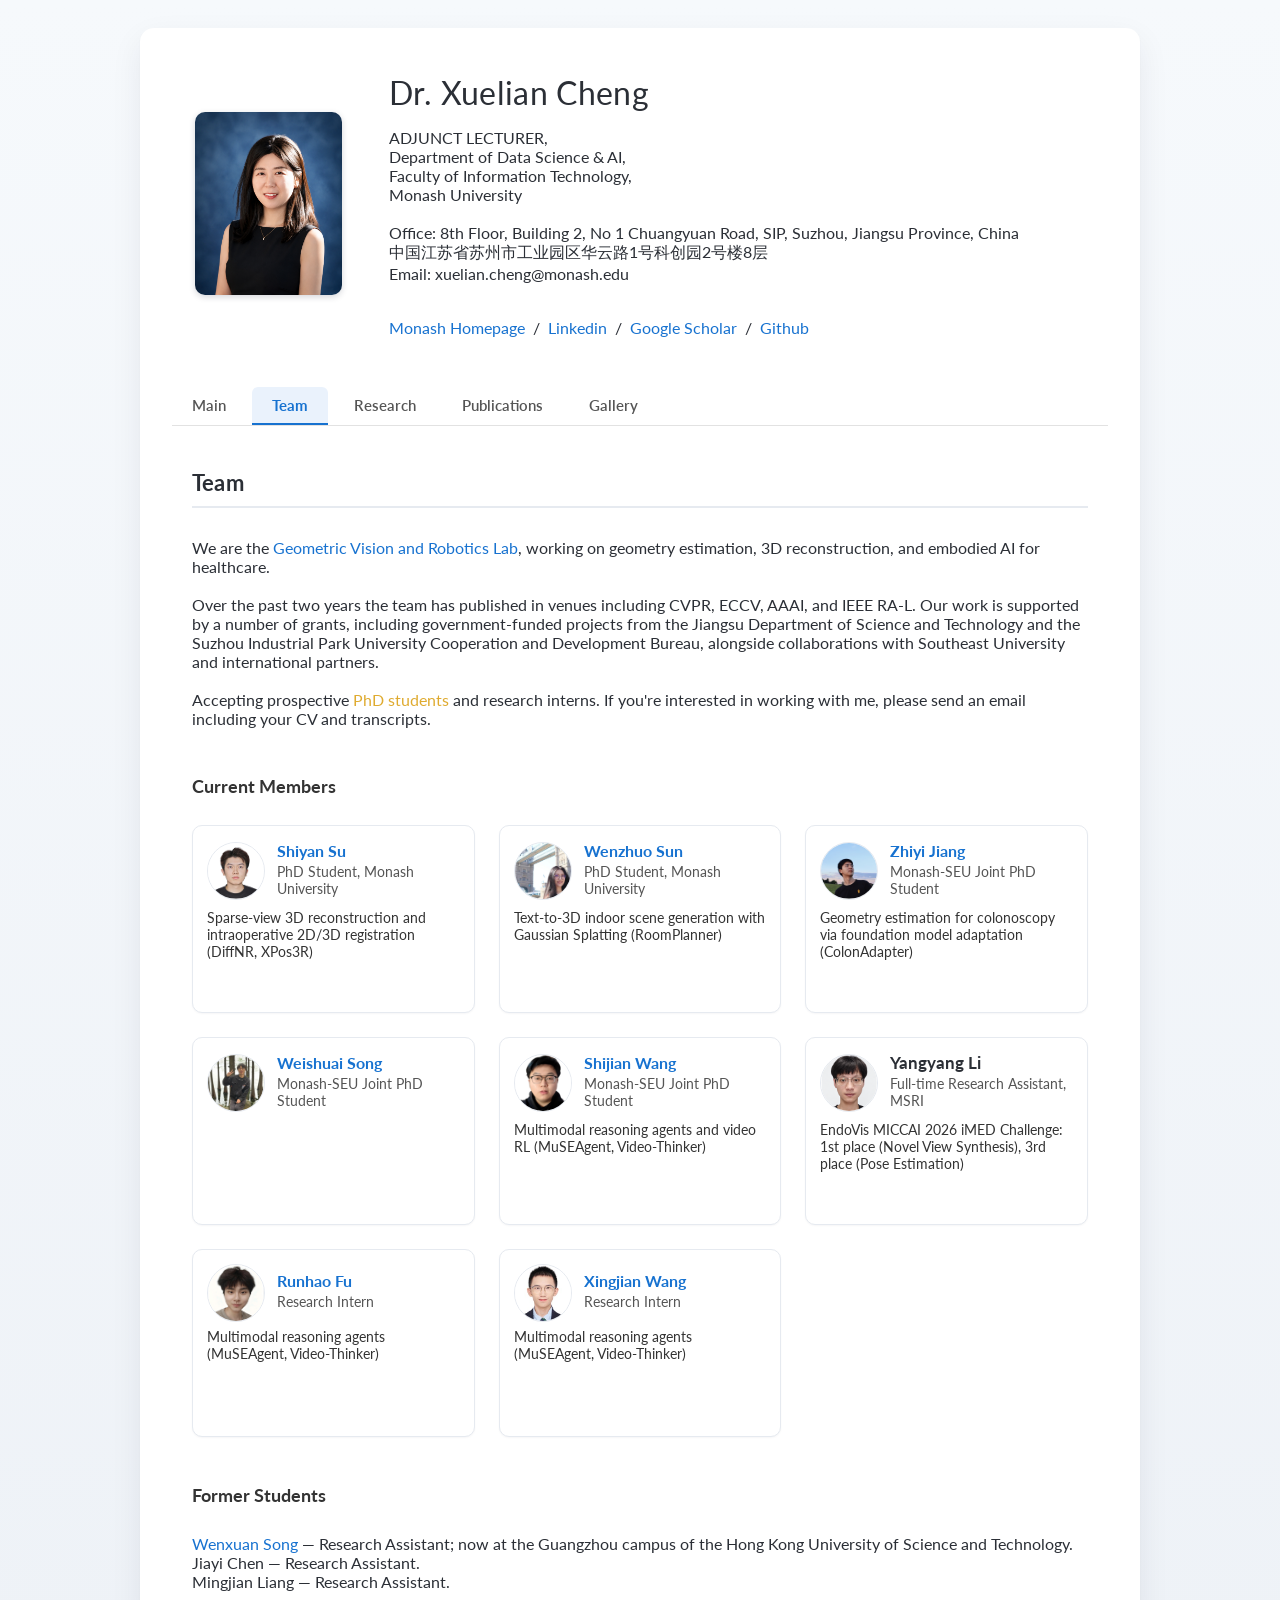
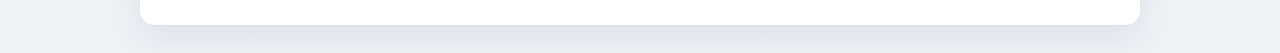
<file: team.html>
<!DOCTYPE HTML>
<html lang="en"><head><meta http-equiv="Content-Type" content="text/html; charset=UTF-8">
  <title>Team - Xuelian Cheng</title>

  <meta name="author" content="Xuelian Cheng">
  <meta name="viewport" content="width=device-width, initial-scale=1">

  <link rel="stylesheet" type="text/css" href="stylesheet.css">

  <link rel="canonical" href="https://xueliancheng.github.io/team.html">
  <link href="https://fonts.googleapis.com/css?family=Lato:400,700,400italic,700italic" rel="stylesheet" type="text/css">

  <!-- Global site tag (gtag.js) - Google Analytics -->
  <script async src="https://www.googletagmanager.com/gtag/js?id=G-W84Q98NV85"></script>
  <script>
    window.dataLayer = window.dataLayer || [];
    function gtag(){dataLayer.push(arguments);}
    gtag('js', new Date());

    gtag('config', 'G-W84Q98NV85');
  </script>

</head>



<body>
<table style="width:100%;max-width:1000px;border:0px;border-spacing:0px;border-collapse:separate;margin-right:auto;margin-left:auto;"><tbody>

    <tr style="padding:0px">
      <td style="padding:0px">
        <table style="width:100%;border:0px;border-spacing:0px;border-collapse:separate;margin-right:auto;margin-left:auto;"><tbody>
          <tr style="padding:0px">
            <td style="padding:2.5%;width:100%;max-width:13%">
              <a href="images/美式证件照.png"><img style="width:100%;max-width:100%" alt="profile photo" src="images/美式证件照.png" class="hoverZoomLink"></a>
            </td>

            <td style="padding:2.5%;width:50%;vertical-align:middle;">
              <p style="text-align:left">
                <name> Dr. Xuelian Cheng</name>
              </p>
              <p>
                ADJUNCT LECTURER,
                <br />
                Department of Data Science & AI,
                <br />
                Faculty of Information Technology,
                <br />
                Monash University
                <br />
                <br />
                Office: 8th Floor, Building 2, No 1 Chuangyuan Road, SIP, Suzhou, Jiangsu Province, China
                <br />
                中国江苏省苏州市工业园区华云路1号科创园2号楼8层
                <br />
                Email: xuelian.cheng@monash.edu
                <br />
              <br />

              <p style="text-align:left">
                <a href="https://research.monash.edu/en/persons/xuelian-cheng/">Monash Homepage</a> &nbsp/&nbsp
                <a href="https://www.linkedin.com/in/xuelian-cheng-529211160/">Linkedin</a> &nbsp/&nbsp
                <a href="https://scholar.google.com/citations?user=pCsSANsAAAAJ&hl=en">Google Scholar</a> &nbsp/&nbsp
                <a href="https://github.com/XuelianCheng/">Github</a>
              </p>
            </td>
          </tr>
        </tbody></table>

        <nav class="sitenav">
          <ul>
            <li><a href="index.html">Main</a></li>
            <li><a href="team.html" class="active">Team</a></li>
            <li><a href="research.html">Research</a></li>
            <li><a href="publications.html">Publications</a></li>
            <li><a href="gallery.html">Gallery</a></li>
          </ul>
        </nav>

        <br>

        <table style="width:100%;border:0px;border-spacing:0px;border-collapse:separate;margin-right:auto;margin-left:auto;"><tbody>
          <tr>
            <td style="padding:20px 20px;width:100%;vertical-align:middle">
              <heading>Team</heading>
            </td>
          </tr>

          <tr>
            <td style="padding:10px 20px;width:100%;valign:middle">
              <div style="text-indent:0em">
                We are the <a href="https://geometric-vision-robotics.github.io/">Geometric Vision and Robotics Lab</a>, working on geometry estimation, 3D reconstruction, and embodied AI for healthcare.
              </div>
              <br />
              <div style="text-indent:0em">
                Over the past two years the team has published in venues including CVPR, ECCV, AAAI, and IEEE RA-L. Our work is supported by a number of grants, including government-funded projects from the Jiangsu Department of Science and Technology and the Suzhou Industrial Park University Cooperation and Development Bureau, alongside collaborations with Southeast University and international partners.
              </div>
              <br />
              <div style="text-indent:0em">
                Accepting prospective <span style="color:rgb(223, 171, 48);">PhD students</span> and research interns. If you're interested in working with me, please send an email including your CV and transcripts.
              </div>
            </td>
          </tr>
        </tbody></table>

        <br>

        <table style="width:100%;border:0px;border-spacing:0px;border-collapse:separate;margin-right:auto;margin-left:auto;"><tbody>
          <tr>
            <td style="padding:10px 20px;width:100%;vertical-align:middle">
              <div class="section-subheading">Current Members</div>
            </td>
          </tr>

          <tr>
            <td style="padding:10px 20px;width:100%;valign:middle">
              <div class="card-grid">

                <div class="member-card">
                  <div class="member-header">
                    <img class="member-avatar" src="images/team/shiyan-su.png" alt="Shiyan Su">
                    <div>
                      <div class="member-name"><a href="https://github.com/ooonesevennn">Shiyan Su</a></div>
                      <div class="member-role">PhD Student, Monash University</div>
                    </div>
                  </div>
                  <div class="member-topic">Sparse-view 3D reconstruction and intraoperative 2D/3D registration (DiffNR, XPos3R)</div>
                </div>

                <div class="member-card">
                  <div class="member-header">
                    <img class="member-avatar" src="images/team/wenzhuo-sun.png" alt="Wenzhuo Sun">
                    <div>
                      <div class="member-name"><a href="https://openreview.net/profile?id=%7EWenzhuo_Sun2">Wenzhuo Sun</a></div>
                      <div class="member-role">PhD Student, Monash University</div>
                    </div>
                  </div>
                  <div class="member-topic">Text-to-3D indoor scene generation with Gaussian Splatting (RoomPlanner)</div>
                </div>

                <div class="member-card">
                  <div class="member-header">
                    <img class="member-avatar" src="images/team/zhiyi-jiang.png" alt="Zhiyi Jiang">
                    <div>
                      <div class="member-name"><a href="https://scholar.google.com/citations?user=35_934cAAAAJ&hl=en">Zhiyi Jiang</a></div>
                      <div class="member-role">Monash-SEU Joint PhD Student</div>
                    </div>
                  </div>
                  <div class="member-topic">Geometry estimation for colonoscopy via foundation model adaptation (ColonAdapter)</div>
                </div>

                <div class="member-card">
                  <div class="member-header">
                    <img class="member-avatar" src="images/team/weishuai-song.png" alt="Weishuai Song">
                    <div>
                      <div class="member-name"><a href="https://github.com/weishuaiSong">Weishuai Song</a></div>
                      <div class="member-role">Monash-SEU Joint PhD Student</div>
                    </div>
                  </div>
                </div>

                <div class="member-card">
                  <div class="member-header">
                    <img class="member-avatar" src="images/team/shijian-wang.png" alt="Shijian Wang">
                    <div>
                      <div class="member-name"><a href="https://shijian2001.github.io/">Shijian Wang</a></div>
                      <div class="member-role">Monash-SEU Joint PhD Student</div>
                    </div>
                  </div>
                  <div class="member-topic">Multimodal reasoning agents and video RL (MuSEAgent, Video-Thinker)</div>
                </div>

                <div class="member-card">
                  <div class="member-header">
                    <img class="member-avatar" src="images/team/yangyang-li.png" alt="Yangyang Li">
                    <div>
                      <div class="member-name">Yangyang Li</div>
                      <div class="member-role">Full-time Research Assistant, MSRI</div>
                    </div>
                  </div>
                  <div class="member-topic">EndoVis MICCAI 2026 iMED Challenge: 1st place (Novel View Synthesis), 3rd place (Pose Estimation)</div>
                </div>

                <div class="member-card">
                  <div class="member-header">
                    <img class="member-avatar" src="images/team/runhao-fu.png" alt="Runhao Fu">
                    <div>
                      <div class="member-name"><a href="https://tomorrow1sanotherday.github.io/">Runhao Fu</a></div>
                      <div class="member-role">Research Intern</div>
                    </div>
                  </div>
                  <div class="member-topic">Multimodal reasoning agents (MuSEAgent, Video-Thinker)</div>
                </div>

                <div class="member-card">
                  <div class="member-header">
                    <img class="member-avatar" src="images/team/xingjian-wang.jpg" alt="Xingjian Wang">
                    <div>
                      <div class="member-name"><a href="https://themaoqiu.github.io/">Xingjian Wang</a></div>
                      <div class="member-role">Research Intern</div>
                    </div>
                  </div>
                  <div class="member-topic">Multimodal reasoning agents (MuSEAgent, Video-Thinker)</div>
                </div>

              </div>
            </td>
          </tr>
        </tbody></table>

        <br>

        <table style="width:100%;border:0px;border-spacing:0px;border-collapse:separate;margin-right:auto;margin-left:auto;"><tbody>
          <tr>
            <td style="padding:10px 20px;width:100%;vertical-align:middle">
              <div class="section-subheading">Former Students</div>
            </td>
          </tr>
          <tr>
            <td style="padding:10px 20px;width:100%;valign:middle">
              <div style="text-indent:0em"><a href="https://songwxuan.github.io/">Wenxuan Song</a> &mdash; Research Assistant; now at the Guangzhou campus of the Hong Kong University of Science and Technology.</div>
              <div style="text-indent:0em">Jiayi Chen &mdash; Research Assistant.</div>
              <div style="text-indent:0em">Mingjian Liang &mdash; Research Assistant.</div>
            </td>
          </tr>
        </tbody></table>

      </td>
    </tr>
  </table>
</body>

</html>
</file>
<file: stylesheet.css>
/* latin-ext */
@font-face {
  font-family: 'Lato';
  font-style: italic;
  font-weight: 400;
  src: local('Lato Italic'), local('Lato-Italic'), url(https://fonts.gstatic.com/s/lato/v15/S6u8w4BMUTPHjxsAUi-qNiXg7eU0.woff2) format('woff2');
  unicode-range: U+0100-024F, U+0259, U+1E00-1EFF, U+2020, U+20A0-20AB, U+20AD-20CF, U+2113, U+2C60-2C7F, U+A720-A7FF;
}
/* latin */
@font-face {
  font-family: 'Lato';
  font-style: italic;
  font-weight: 400;
  src: local('Lato Italic'), local('Lato-Italic'), url(https://fonts.gstatic.com/s/lato/v15/S6u8w4BMUTPHjxsAXC-qNiXg7Q.woff2) format('woff2');
  unicode-range: U+0000-00FF, U+0131, U+0152-0153, U+02BB-02BC, U+02C6, U+02DA, U+02DC, U+2000-206F, U+2074, U+20AC, U+2122, U+2191, U+2193, U+2212, U+2215, U+FEFF, U+FFFD;
}
/* latin-ext */
@font-face {
  font-family: 'Lato';
  font-style: italic;
  font-weight: 700;
  src: local('Lato Bold Italic'), local('Lato-BoldItalic'), url(https://fonts.gstatic.com/s/lato/v15/S6u_w4BMUTPHjxsI5wq_FQftx9897sxZ.woff2) format('woff2');
  unicode-range: U+0100-024F, U+0259, U+1E00-1EFF, U+2020, U+20A0-20AB, U+20AD-20CF, U+2113, U+2C60-2C7F, U+A720-A7FF;
}
/* latin */
@font-face {
  font-family: 'Lato';
  font-style: italic;
  font-weight: 700;
  src: local('Lato Bold Italic'), local('Lato-BoldItalic'), url(https://fonts.gstatic.com/s/lato/v15/S6u_w4BMUTPHjxsI5wq_Gwftx9897g.woff2) format('woff2');
  unicode-range: U+0000-00FF, U+0131, U+0152-0153, U+02BB-02BC, U+02C6, U+02DA, U+02DC, U+2000-206F, U+2074, U+20AC, U+2122, U+2191, U+2193, U+2212, U+2215, U+FEFF, U+FFFD;
}
/* latin-ext */
@font-face {
  font-family: 'Lato';
  font-style: normal;
  font-weight: 400;
  src: local('Lato Regular'), local('Lato-Regular'), url(https://fonts.gstatic.com/s/lato/v15/S6uyw4BMUTPHjxAwXiWtFCfQ7A.woff2) format('woff2');
  unicode-range: U+0100-024F, U+0259, U+1E00-1EFF, U+2020, U+20A0-20AB, U+20AD-20CF, U+2113, U+2C60-2C7F, U+A720-A7FF;
}
/* latin */
@font-face {
  font-family: 'Lato';
  font-style: normal;
  font-weight: 400;
  src: local('Lato Regular'), local('Lato-Regular'), url(https://fonts.gstatic.com/s/lato/v15/S6uyw4BMUTPHjx4wXiWtFCc.woff2) format('woff2');
  unicode-range: U+0000-00FF, U+0131, U+0152-0153, U+02BB-02BC, U+02C6, U+02DA, U+02DC, U+2000-206F, U+2074, U+20AC, U+2122, U+2191, U+2193, U+2212, U+2215, U+FEFF, U+FFFD;
}
/* latin-ext */
@font-face {
  font-family: 'Lato';
  font-style: normal;
  font-weight: 700;
  src: local('Lato Bold'), local('Lato-Bold'), url(https://fonts.gstatic.com/s/lato/v15/S6u9w4BMUTPHh6UVSwaPGQ3q5d0N7w.woff2) format('woff2');
  unicode-range: U+0100-024F, U+0259, U+1E00-1EFF, U+2020, U+20A0-20AB, U+20AD-20CF, U+2113, U+2C60-2C7F, U+A720-A7FF;
}
/* latin */
@font-face {
  font-family: 'Lato';
  font-style: normal;
  font-weight: 700;
  src: local('Lato Bold'), local('Lato-Bold'), url(https://fonts.gstatic.com/s/lato/v15/S6u9w4BMUTPHh6UVSwiPGQ3q5d0.woff2) format('woff2');
  unicode-range: U+0000-00FF, U+0131, U+0152-0153, U+02BB-02BC, U+02C6, U+02DA, U+02DC, U+2000-206F, U+2074, U+20AC, U+2122, U+2191, U+2193, U+2212, U+2215, U+FEFF, U+FFFD;
}

:root {
  --accent: #1772d0;
  --accent-dark: #0f4f96;
  --accent-hover: #f09228;
  --ink: #2b2f36;
  --ink-soft: #55606e;
  --hairline: #e6eaf0;
  --page-bg: #eef2f7;
  --card-bg: #ffffff;
}

html {
  background: var(--page-bg);
}

body {
  background: linear-gradient(180deg, #f6f9fc 0%, #eef2f7 100%);
  margin: 0;
  padding: 28px 14px;
  color: var(--ink);
  -webkit-font-smoothing: antialiased;
  -moz-osx-font-smoothing: grayscale;
}

body > table {
  background: var(--card-bg);
  border-radius: 14px;
  box-shadow: 0 1px 2px rgba(20, 30, 50, 0.04), 0 12px 32px rgba(20, 30, 50, 0.07);
  padding: 6px 32px 24px 32px;
}

a {
  color: var(--accent);
  text-decoration: none;
  transition: color .15s ease-in-out;
}

a:focus,
a:hover {
  color: var(--accent-hover);
  text-decoration: none;
}

body,
td,
th,
tr,
p,
a {
  font-family: 'Lato', Verdana, Helvetica, sans-serif;
  font-size: 16px
}

strong {
  font-family: 'Lato', Verdana, Helvetica, sans-serif;
  font-size: 16px;
}

li {
  text-indent: 0;
  margin-left: 0;
  padding-left: 1.1em;
}

heading {
  display: block;
  font-family: 'Lato', Verdana, Helvetica, sans-serif;
  font-size: 22px;
  font-weight: 700;
  color: var(--ink);
  letter-spacing: 0.01em;
  padding-bottom: 10px;
  border-bottom: 2px solid var(--hairline);
}

papertitle {
  font-family: 'Lato', Verdana, Helvetica, sans-serif;
  font-size: 16px;
  font-weight: 700;
  color: var(--accent-dark);
}

name {
  font-family: 'Lato', Verdana, Helvetica, sans-serif;
  font-size: 32px;
  color: var(--ink);
  letter-spacing: 0.01em;
}

.one {
  width: 160px;
  height: 160px;
  position: relative;
}

.two {
  width: 160px;
  height: 160px;
  position: absolute;
  transition: opacity .2s ease-in-out;
  -moz-transition: opacity .2s ease-in-out;
  -webkit-transition: opacity .2s ease-in-out;
}

.fade {
  transition: opacity .2s ease-in-out;
  -moz-transition: opacity .2s ease-in-out;
  -webkit-transition: opacity .2s ease-in-out;
}

span.highlight {
  background-color: #ffffd0;
}

/* top navigation */
nav.sitenav {
  width: 100%;
  margin: 10px 0 4px 0;
  border-bottom: 1px solid #e2e2e2;
}

nav.sitenav ul {
  list-style: none;
  margin: 0;
  padding: 0;
  display: flex;
  flex-wrap: wrap;
  gap: 6px;
}

nav.sitenav li {
  margin: 0;
  padding: 0;
}

nav.sitenav a {
  display: block;
  padding: 9px 20px;
  font-family: 'Lato', Verdana, Helvetica, sans-serif;
  font-size: 15px;
  font-weight: 600;
  color: #555555;
  border-radius: 6px 6px 0 0;
  border-bottom: 2px solid transparent;
  transition: background-color .15s ease-in-out, color .15s ease-in-out;
}

nav.sitenav a:hover {
  color: #1772d0;
  background-color: #f3f7fc;
  text-decoration: none;
}

nav.sitenav a.active {
  color: #1772d0;
  font-weight: 700;
  background-color: #eaf2fc;
  border-bottom: 2px solid #1772d0;
}

/* team / project cards */
.card-grid {
  display: grid;
  grid-template-columns: repeat(auto-fill, minmax(260px, 1fr));
  gap: 24px;
}

.member-card {
  display: flex;
  flex-direction: column;
  min-height: 158px;
  padding: 14px;
  background: var(--card-bg);
  border: 1px solid var(--hairline);
  border-radius: 10px;
  box-shadow: 0 1px 2px rgba(20, 30, 50, 0.04);
  transition: transform .15s ease-in-out, box-shadow .15s ease-in-out, border-color .15s ease-in-out;
}

.member-card:hover {
  transform: translateY(-2px);
  box-shadow: 0 8px 20px rgba(20, 30, 50, 0.08);
  border-color: #d7e3f3;
}

.member-header {
  display: flex;
  align-items: center;
  gap: 12px;
  margin-bottom: 6px;
}

.member-avatar {
  width: 56px;
  height: 56px;
  min-width: 56px;
  border-radius: 50%;
  object-fit: cover;
  border: 1px solid var(--hairline);
}

.member-card .member-name {
  font-family: 'Lato', Verdana, Helvetica, sans-serif;
  font-size: 17px;
  font-weight: 700;
}

.member-card .member-role {
  font-size: 14px;
  color: #555555;
  margin: 2px 0 6px 0;
}

.member-card .member-topic {
  font-size: 14px;
  color: #333333;
}

.section-subheading {
  font-family: 'Lato', Verdana, Helvetica, sans-serif;
  font-size: 18px;
  font-weight: 700;
  color: #333333;
  margin: 8px 0;
}

/* publication / project thumbnails */
.pub-thumb {
  position: relative;
  width: 160px;
  height: 110px;
  max-width: 100%;
  overflow: hidden;
  border-radius: 6px;
  background: var(--card-bg);
  border: 1px solid var(--hairline);
  box-shadow: 0 2px 6px rgba(20, 30, 50, 0.18);
  transition: transform .2s ease-in-out, box-shadow .2s ease-in-out;
}

.pub-thumb img {
  display: block;
  width: 100%;
  height: 100%;
  object-fit: contain;
}

.pub-thumb:hover {
  transform: translateY(-2px);
  box-shadow: 0 10px 20px rgba(20, 30, 50, 0.22);
}

.pub-badge {
  position: absolute;
  top: 6px;
  left: 6px;
  z-index: 2;
  display: inline-block;
  width: max-content;
  white-space: nowrap;
  line-height: normal;
  background-color: rgba(15, 79, 150, 0.85);
  color: #ffffff;
  font-family: 'Lato', Verdana, Helvetica, sans-serif;
  font-size: 10px;
  font-weight: 600;
  letter-spacing: 0.04em;
  text-transform: uppercase;
  padding: 4px 11px;
  border-radius: 4px;
}

/* profile photo */
.hoverZoomLink {
  border-radius: 10px;
  box-shadow: 0 2px 6px rgba(20, 30, 50, 0.18);
  transition: transform .2s ease-in-out, box-shadow .2s ease-in-out;
}

.hoverZoomLink:hover {
  transform: scale(1.02);
  box-shadow: 0 10px 24px rgba(20, 30, 50, 0.22);
}

/* research topic / project thumbnails (unwrapped images) */
td > img[width="160"] {
  border-radius: 6px;
  box-shadow: 0 2px 6px rgba(20, 30, 50, 0.14);
  transition: transform .2s ease-in-out, box-shadow .2s ease-in-out;
}

td > img[width="160"]:hover {
  transform: translateY(-2px);
  box-shadow: 0 10px 20px rgba(20, 30, 50, 0.18);
}

/* research topic cards */
.research-grid {
  display: grid;
  grid-template-columns: repeat(auto-fit, minmax(320px, 1fr));
  gap: 26px;
}

.research-card {
  display: flex;
  flex-direction: column;
  background: var(--card-bg);
  border: 1px solid var(--hairline);
  border-radius: 14px;
  overflow: hidden;
  box-shadow: 0 1px 2px rgba(20, 30, 50, 0.04), 0 8px 20px rgba(20, 30, 50, 0.05);
  transition: transform .18s ease-in-out, box-shadow .18s ease-in-out, border-color .18s ease-in-out;
}

.research-card:hover {
  transform: translateY(-3px);
  box-shadow: 0 14px 28px rgba(20, 30, 50, 0.12);
  border-color: #d7e3f3;
}

.research-thumb {
  position: relative;
  width: 100%;
  aspect-ratio: 2 / 1;
  overflow: hidden;
  background: #0f1b2b;
}

.research-thumb img {
  display: block;
  width: 100%;
  height: 100%;
  object-fit: cover;
  transition: transform .3s ease-in-out;
}

.research-card:hover .research-thumb img {
  transform: scale(1.04);
}

.research-body {
  padding: 18px 22px 20px 22px;
  display: flex;
  flex-direction: column;
  flex-grow: 1;
}

.research-title {
  font-family: 'Lato', Verdana, Helvetica, sans-serif;
  font-size: 17px;
  font-weight: 700;
  color: var(--accent-dark);
  margin: 0 0 8px 0;
}

.research-desc {
  font-size: 14px;
  line-height: 1.55;
  color: var(--ink-soft);
  margin: 0 0 12px 0;
  flex-grow: 1;
}

.research-work {
  font-size: 12.5px;
  color: var(--ink-soft);
  padding-top: 12px;
  border-top: 1px solid var(--hairline);
  margin: 0;
  line-height: 1.6;
}

.research-work strong {
  font-size: 12.5px;
  color: var(--ink);
}

/* photo gallery */
.gallery-grid {
  display: grid;
  grid-template-columns: repeat(auto-fill, minmax(220px, 1fr));
  gap: 20px;
}

.gallery-card {
  display: flex;
  flex-direction: column;
  background: var(--card-bg);
  border: 1px solid var(--hairline);
  border-radius: 10px;
  overflow: hidden;
  box-shadow: 0 1px 2px rgba(20, 30, 50, 0.04);
  transition: transform .15s ease-in-out, box-shadow .15s ease-in-out;
}

.gallery-card:hover {
  transform: translateY(-2px);
  box-shadow: 0 8px 20px rgba(20, 30, 50, 0.1);
}

.gallery-photo {
  position: relative;
  width: 100%;
  aspect-ratio: 4 / 3;
  overflow: hidden;
  background: #eef2f7;
}

.gallery-photo img {
  display: block;
  width: 100%;
  height: 100%;
  object-fit: cover;
}

/* for portrait documents/certificates: show the whole page instead of cropping */
.gallery-photo.contain {
  background: #ffffff;
}

.gallery-photo.contain img {
  object-fit: contain;
}

.gallery-photo-placeholder {
  width: 100%;
  height: 100%;
  display: flex;
  flex-direction: column;
  align-items: center;
  justify-content: center;
  gap: 6px;
  background-image: repeating-linear-gradient(45deg, #f4f6f9, #f4f6f9 10px, #eaeff5 10px, #eaeff5 20px);
  color: #9aa4b2;
}

.gallery-photo-placeholder svg {
  width: 28px;
  height: 28px;
  opacity: 0.6;
}

.gallery-photo-placeholder span {
  font-size: 12px;
  letter-spacing: 0.02em;
}

.gallery-caption {
  padding: 10px 14px 14px 14px;
  font-size: 13px;
  line-height: 1.45;
  color: var(--ink-soft);
  font-style: italic;
}

/* small screens */
@media (max-width: 620px) {
  body {
    padding: 14px 8px;
  }

  body > table {
    padding: 4px 16px 16px 16px;
    border-radius: 10px;
  }

  name {
    font-size: 26px;
  }

  heading {
    font-size: 20px;
  }

  nav.sitenav a {
    padding: 8px 12px;
    font-size: 14px;
  }
}
</file>
